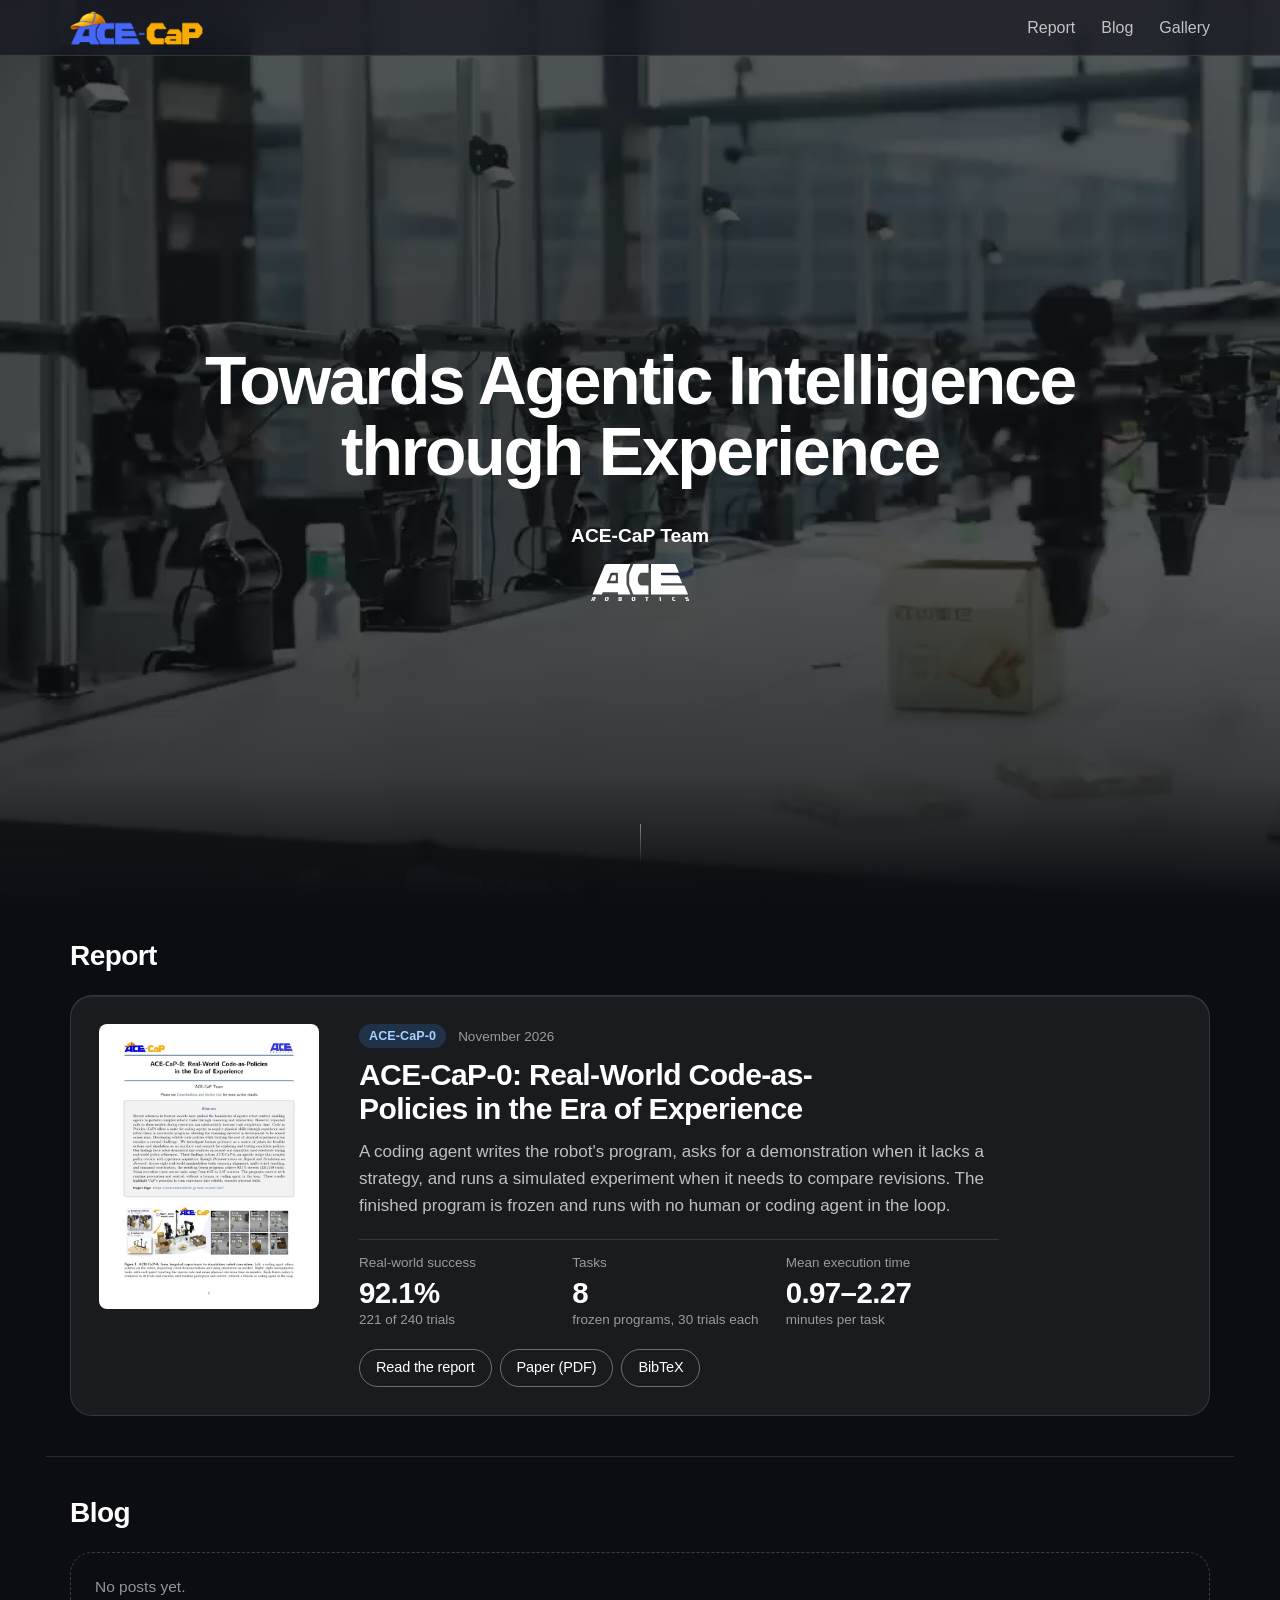
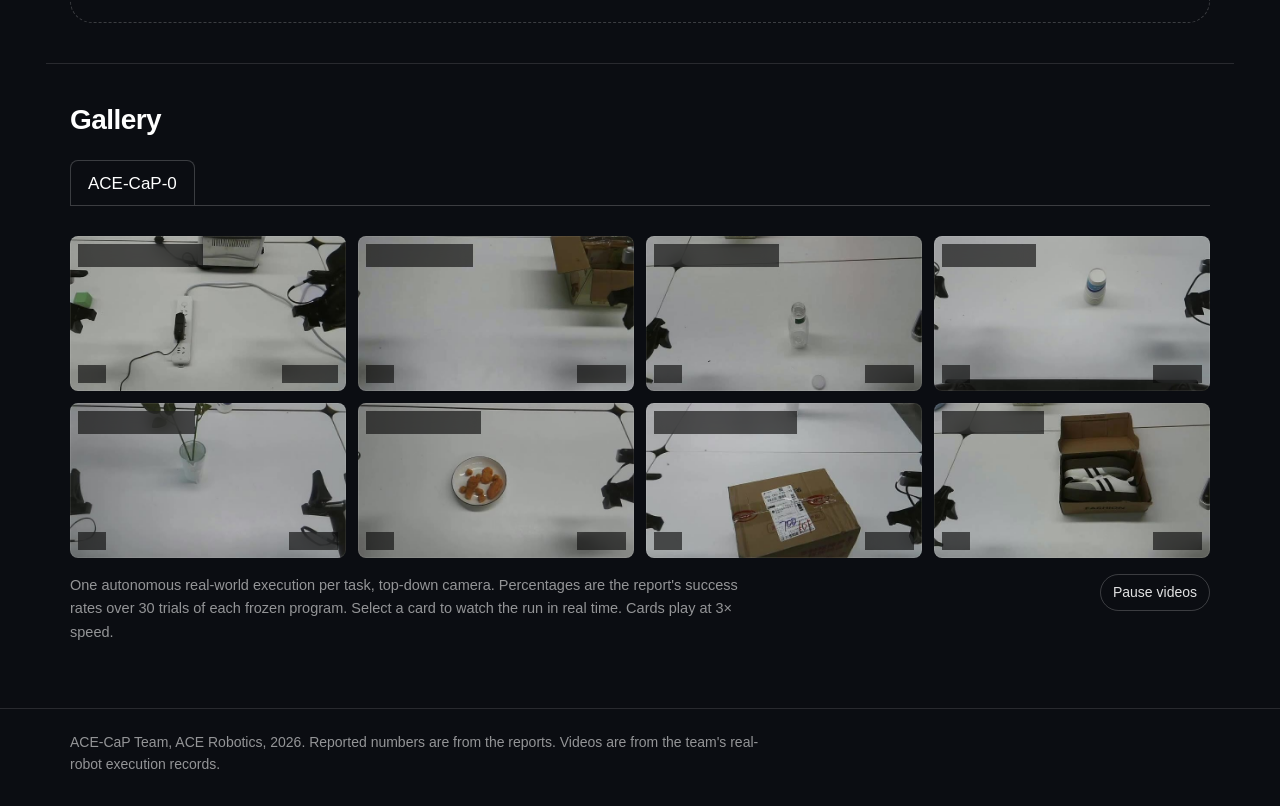
<file: index.html>
<!doctype html>
<html lang="en">
<head>
<meta charset="utf-8">
<meta name="viewport" content="width=device-width, initial-scale=1">
<meta name="theme-color" content="#0b0d12">
<title>ACE-CaP: Towards Agentic Intelligence through Experience</title>
<meta name="description" content="ACE-CaP, from ACE Robotics: coding agents that acquire physical skills through experience and keep them as executable programs. Reports, blog and real-robot galleries.">
<meta property="og:title" content="ACE-CaP: Towards Agentic Intelligence through Experience">
<meta property="og:description" content="Reports, blog and real-robot galleries from the ACE-CaP Team, ACE Robotics.">
<meta property="og:image" content="static/posters/hero.jpg">
<link rel="icon" type="image/png" href="static/img/favicon.png">
<link rel="stylesheet" href="static/css/site.css">
<script>document.documentElement.classList.add("js");</script>
</head>
<body>

<a class="skip" href="#report">Skip to content</a>

<header class="nav">
  <div class="wrap nav-in">
    <a class="brand" href="#top" aria-label="ACE-CaP, home"><img src="static/img/logo-dark.png" alt="ACE-CaP" width="688" height="176"></a>
    <nav class="nav-links" aria-label="Sections">
      <a href="#report">Report</a>
      <a href="#blog">Blog</a>
      <a href="#gallery">Gallery</a>
    </nav>
  </div>
</header>

<header class="hero" id="top">
  <video class="hero-media" id="hero-video" poster="static/posters/hero.jpg" muted loop playsinline preload="auto" aria-hidden="true" tabindex="-1"></video>
  <span class="hero-sheet" aria-hidden="true"></span>
  <div class="hero-text">
    <h1 class="hero-title" data-hero="1">Towards Agentic Intelligence<br> through Experience</h1>
    <p class="hero-authors" data-hero="2">ACE-CaP Team</p>
    <p class="hero-affil" data-hero="3"><img src="static/img/ace-robotics.svg" alt="ACE Robotics" width="98" height="37"></p>
  </div>
  <span class="hero-cue" aria-hidden="true"></span>
</header>

<main class="page">

  <section class="section" id="report">
    <div class="wrap">
      <h2 class="section-title">Report</h2>
      <div class="reports" id="reports"></div>
    </div>
  </section>

  <section class="section" id="blog">
    <div class="wrap">
      <h2 class="section-title">Blog</h2>
      <div id="posts"></div>
    </div>
  </section>

  <section class="section" id="gallery">
    <div class="wrap">
      <h2 class="section-title">Gallery</h2>
      <div class="tabs" id="gallery-tabs" role="tablist" aria-label="Galleries by report"></div>
      <div class="cards" id="gallery-cards" role="tabpanel"></div>
      <div class="gallery-foot">
        <p id="gallery-note"></p>
        <button class="quiet-btn" id="gallery-toggle" type="button" aria-pressed="false">Pause videos</button>
      </div>
    </div>
  </section>

</main>

<footer class="foot">
  <div class="wrap">
    <p>ACE-CaP Team, ACE Robotics, 2026. Reported numbers are from the reports. Videos are from the team's real-robot execution records.</p>
  </div>
</footer>

<dialog class="lb" id="lightbox" aria-labelledby="lb-title">
  <div class="lb-head">
    <div>
      <h3 id="lb-title"></h3>
      <p id="lb-desc"></p>
    </div>
    <button class="lb-close" id="lb-close" type="button" aria-label="Close">&times;</button>
  </div>
  <div class="lb-video" id="lb-video"></div>
  <div class="lb-foot">
    <dl class="lb-stats" id="lb-stats"></dl>
    <a class="pill pill-quiet" id="lb-link" href="#">Read the report</a>
    <p class="lb-note" id="lb-note"></p>
  </div>
</dialog>

<script src="static/js/data.js"></script>
<script src="static/js/site-data.js"></script>
<script src="static/js/site.js"></script>
</body>
</html>
</file>
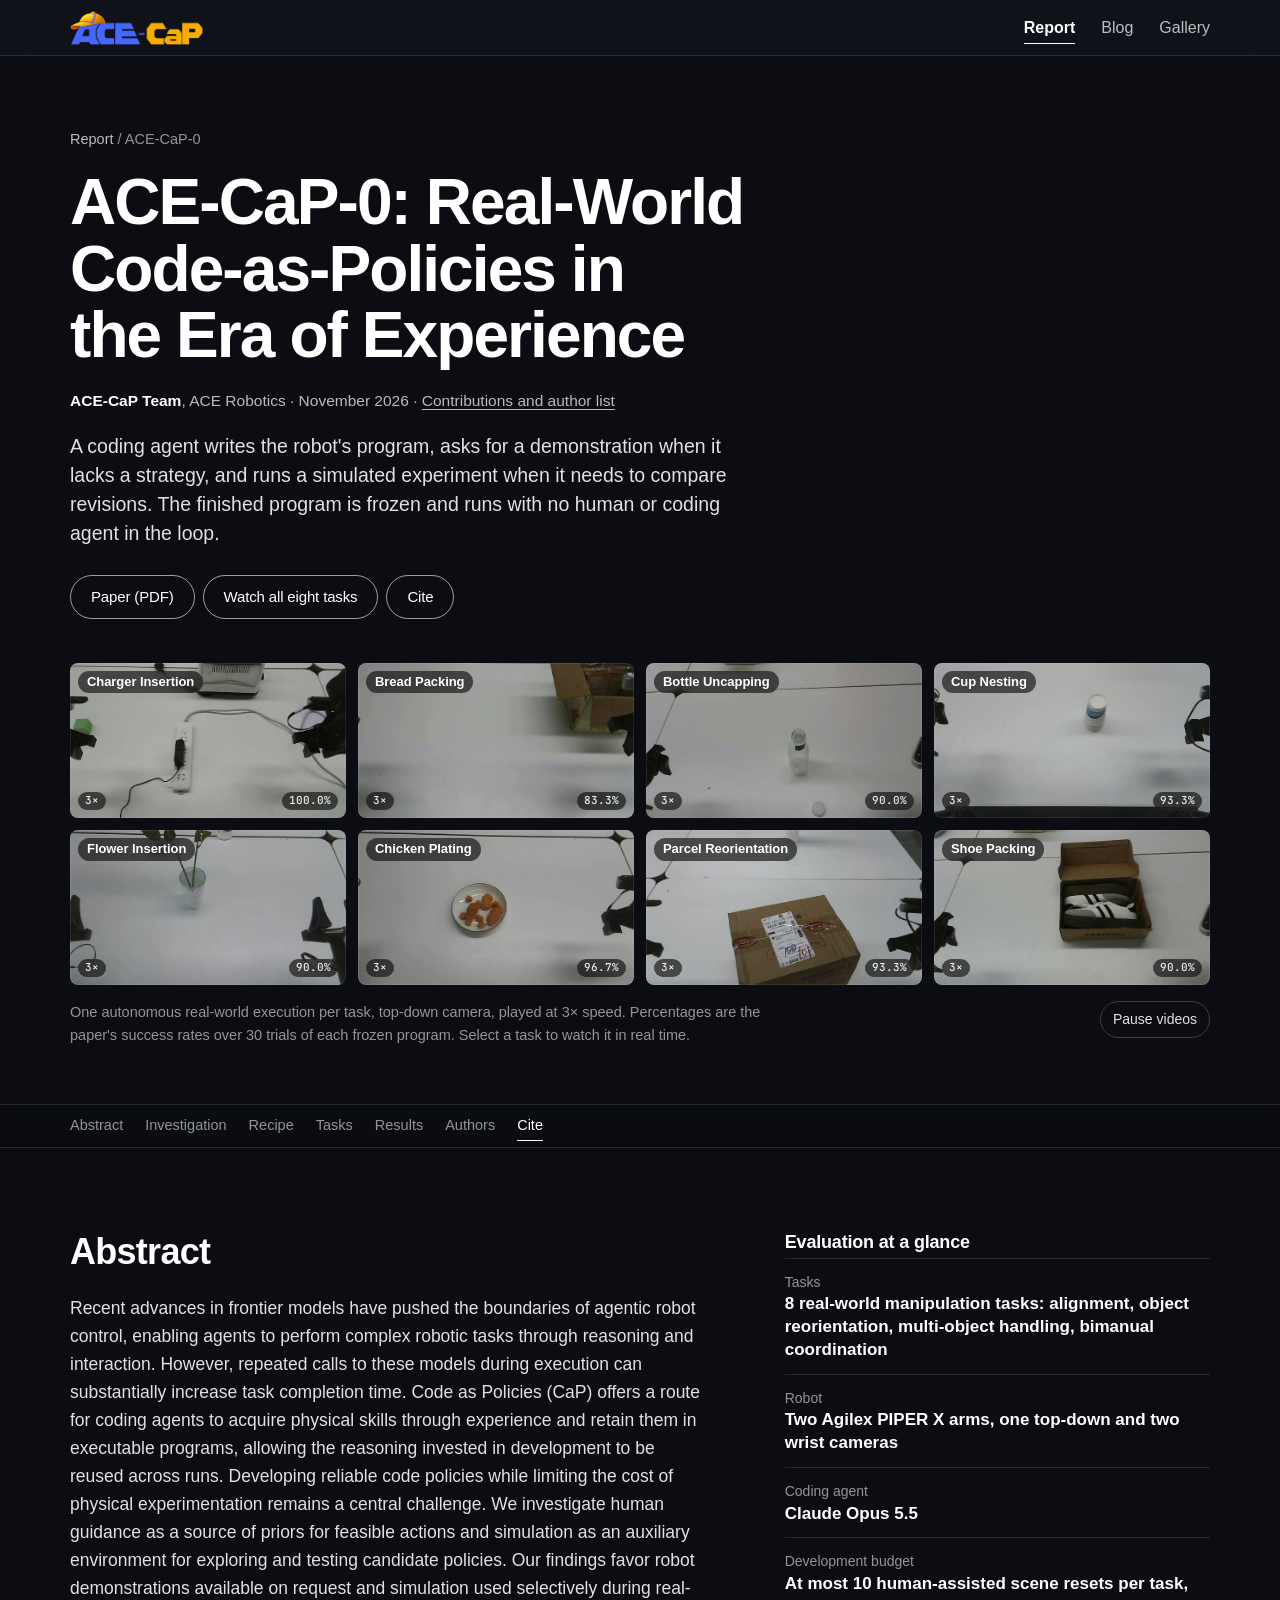
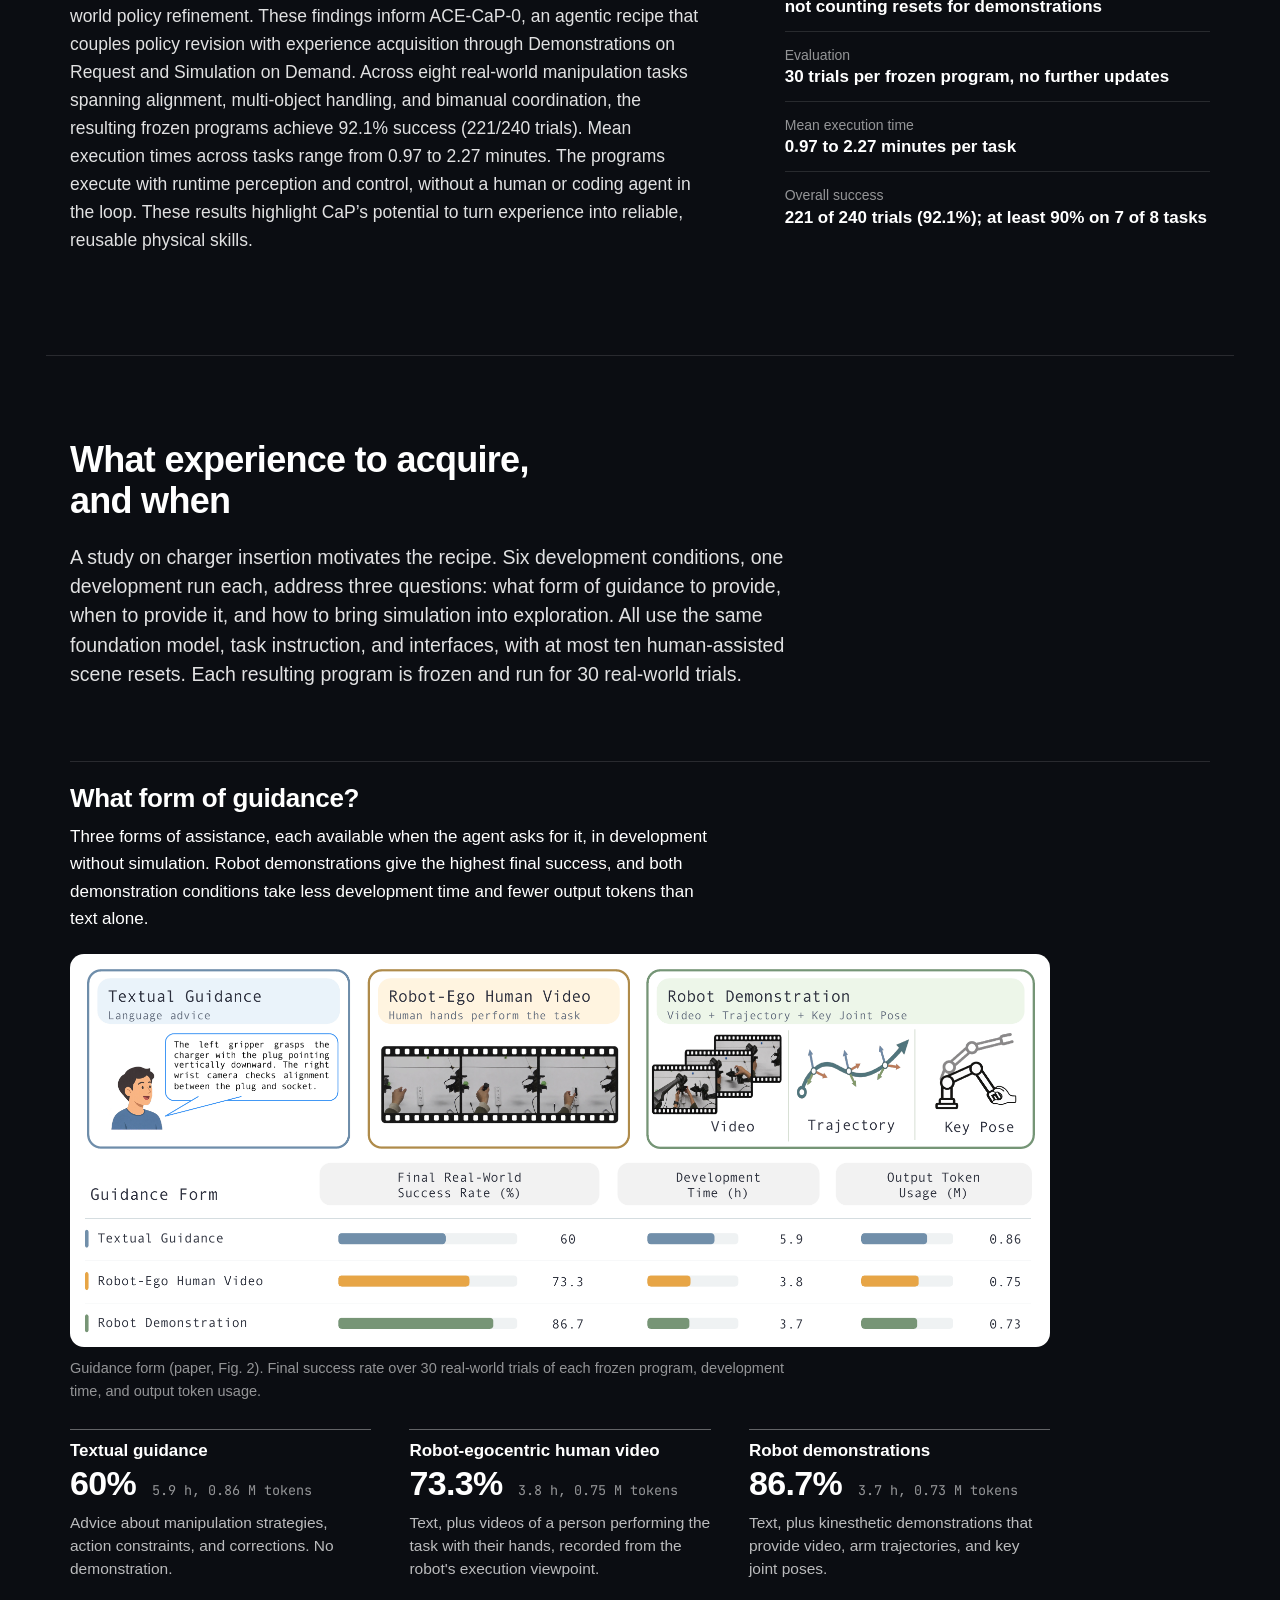
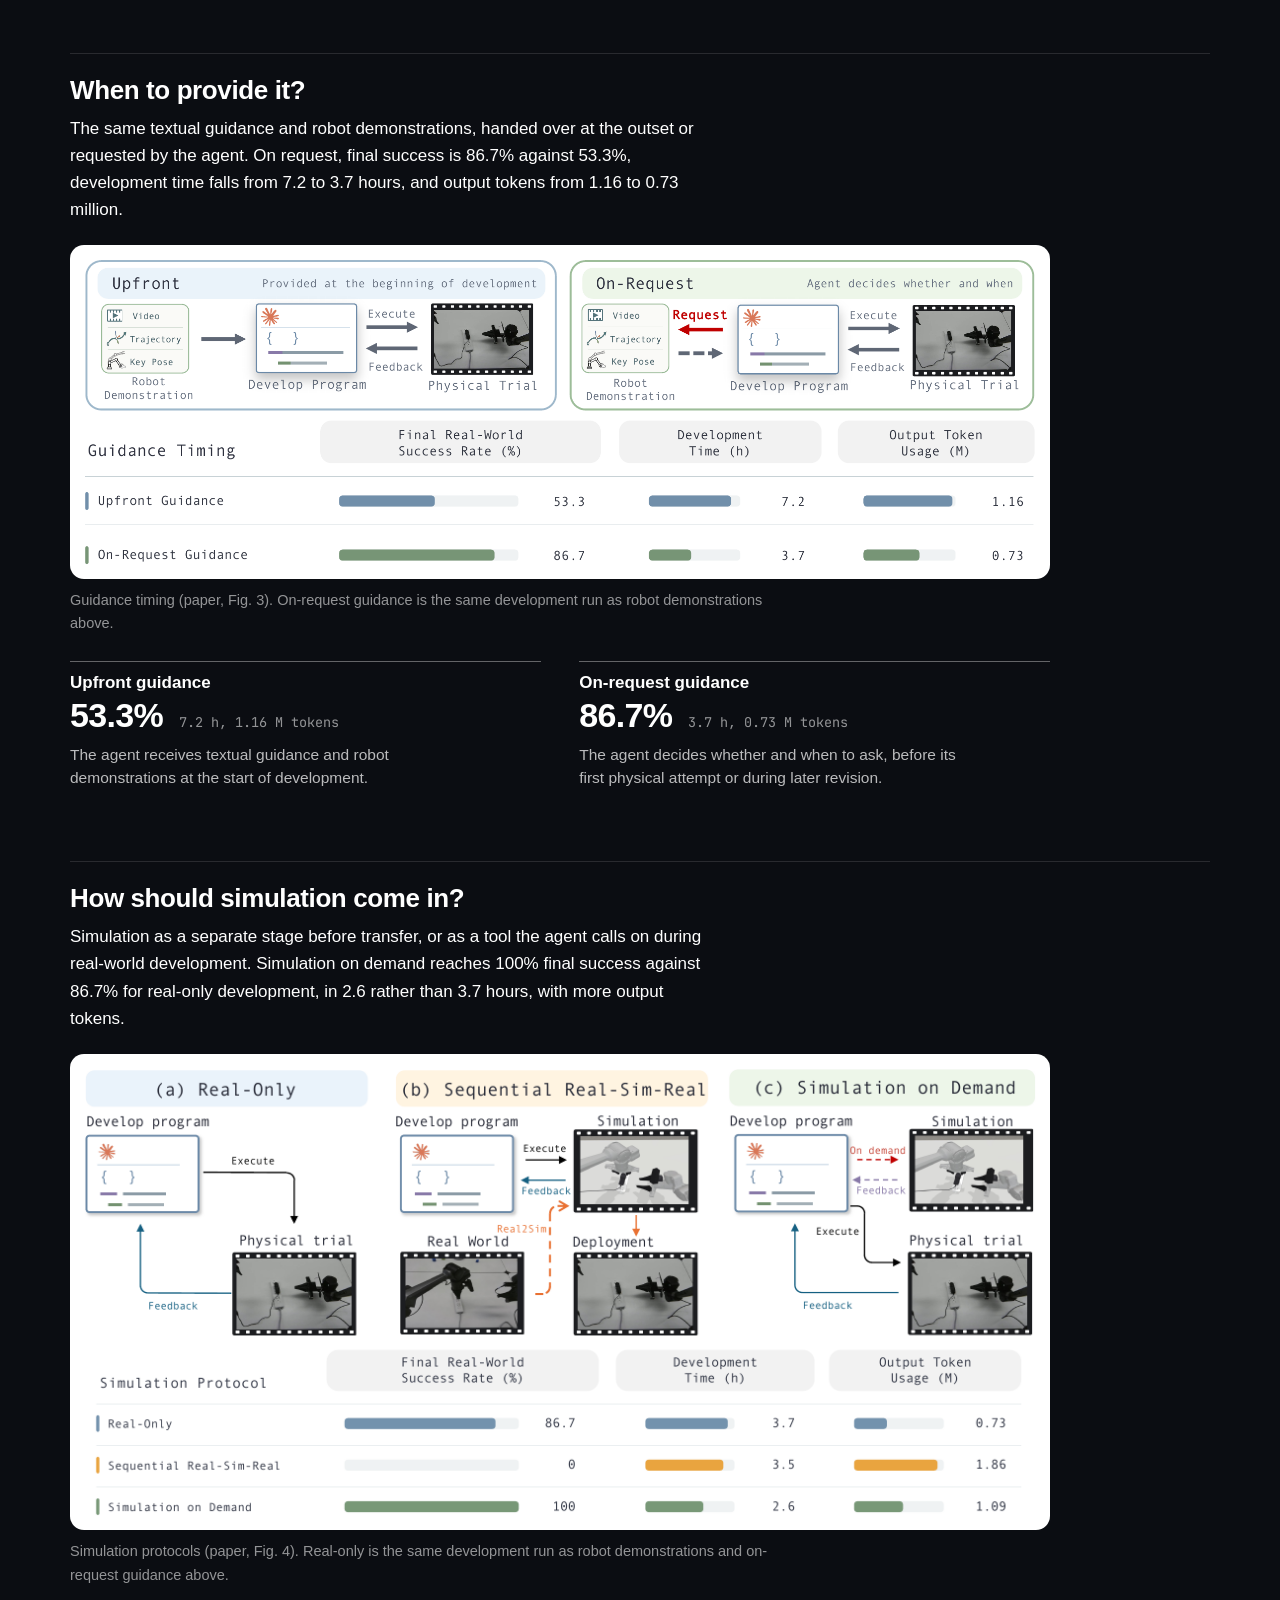
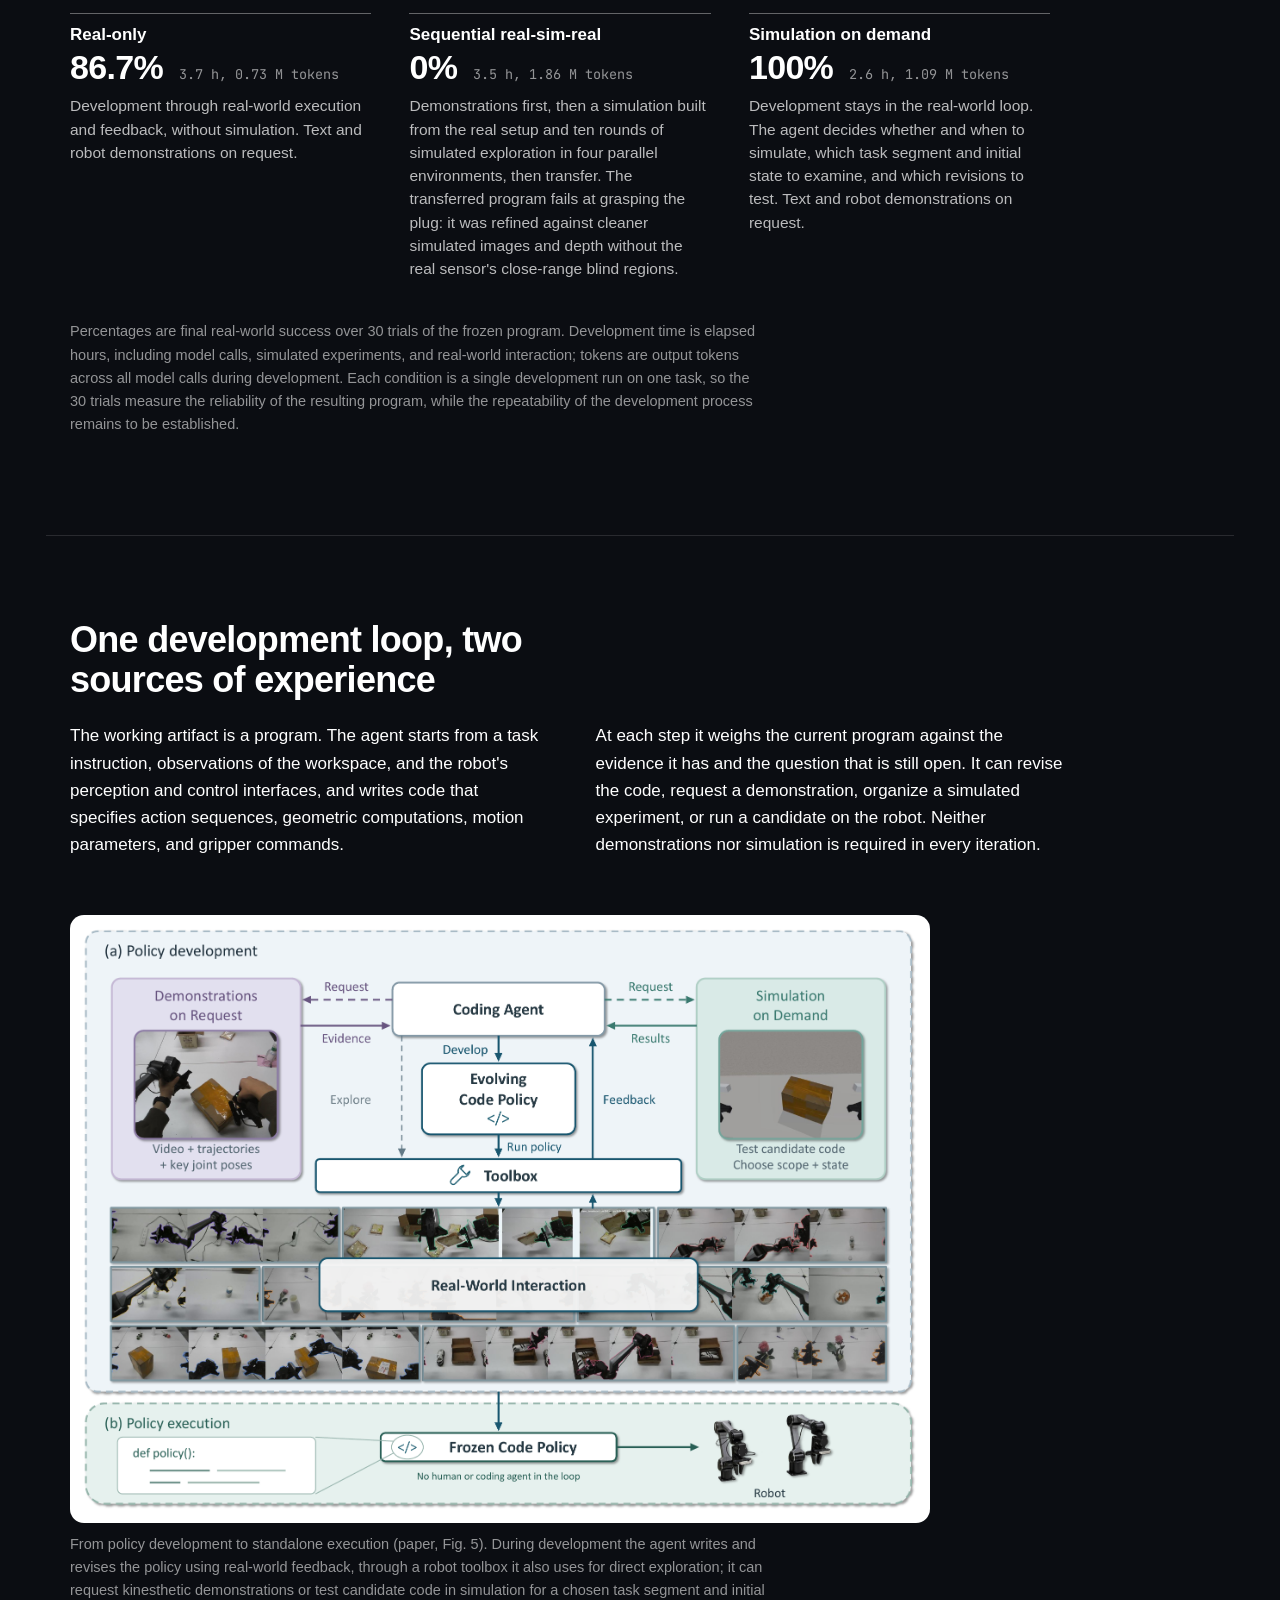
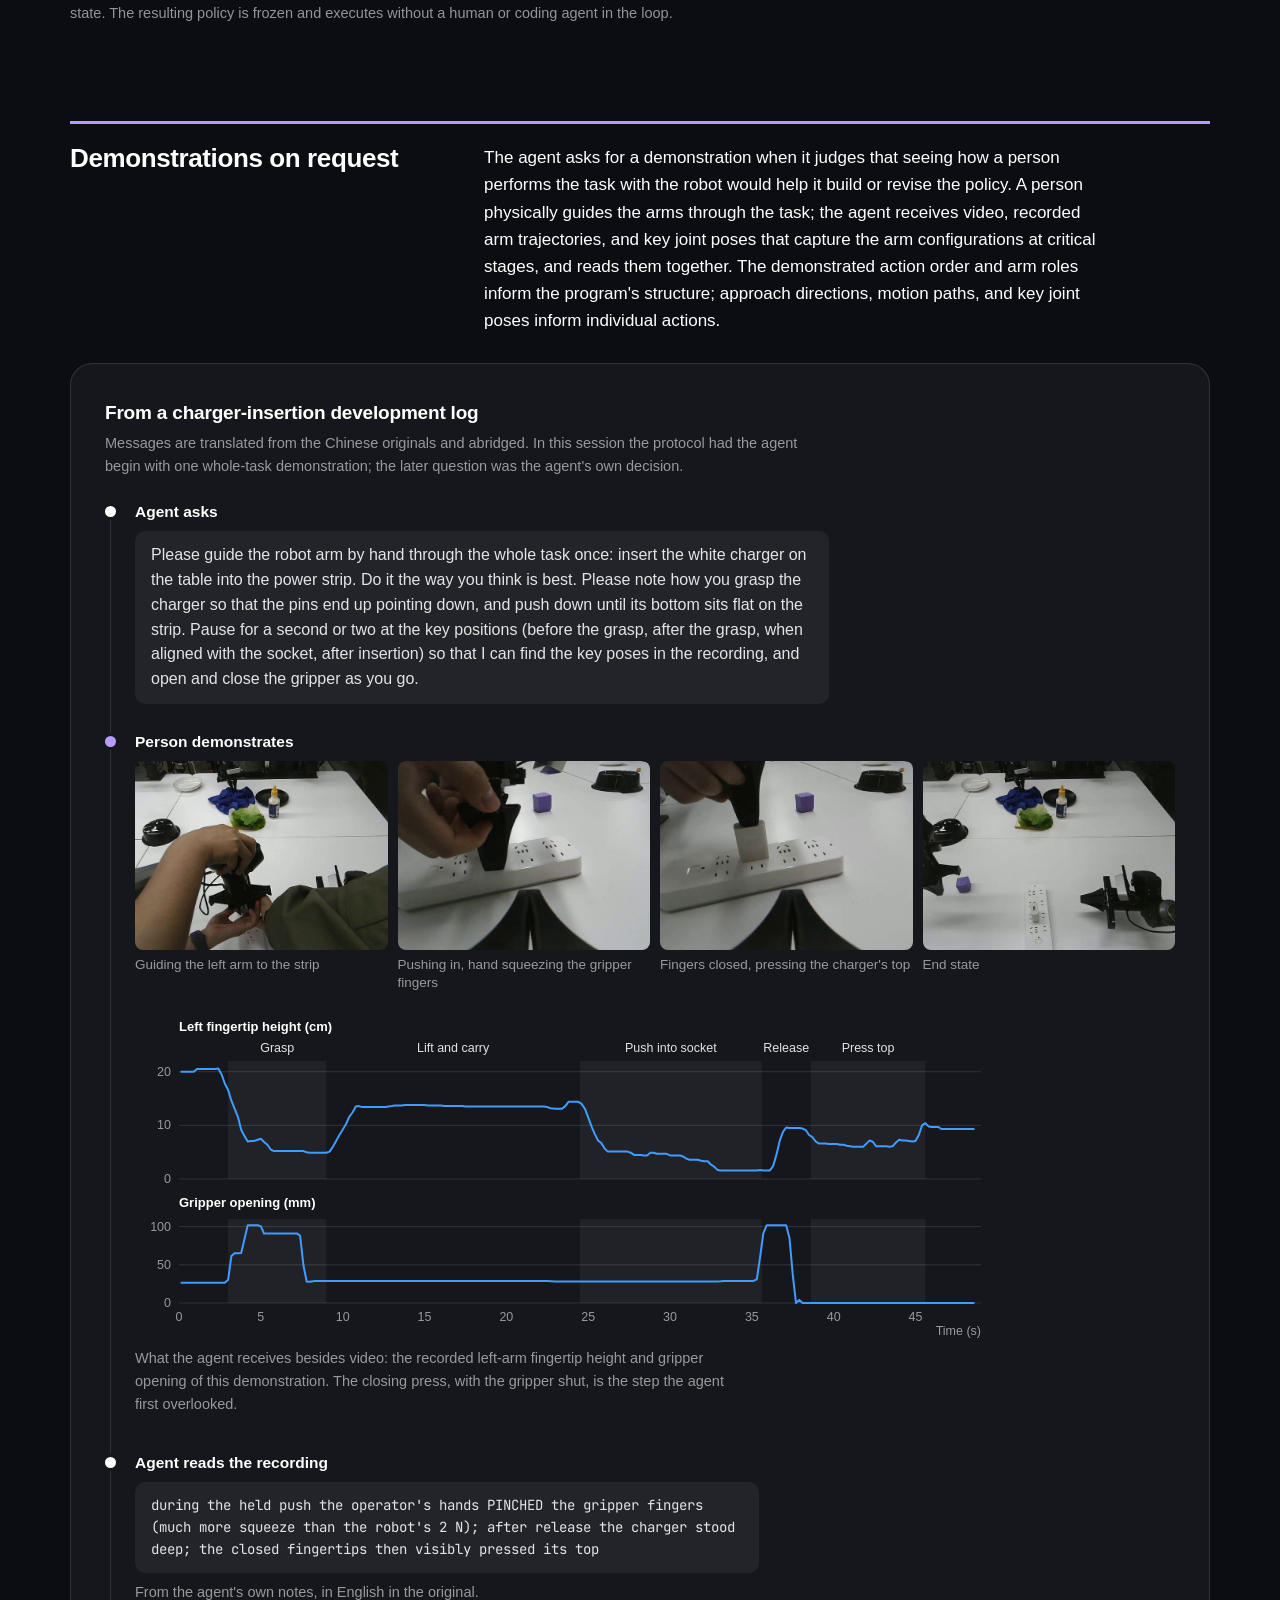
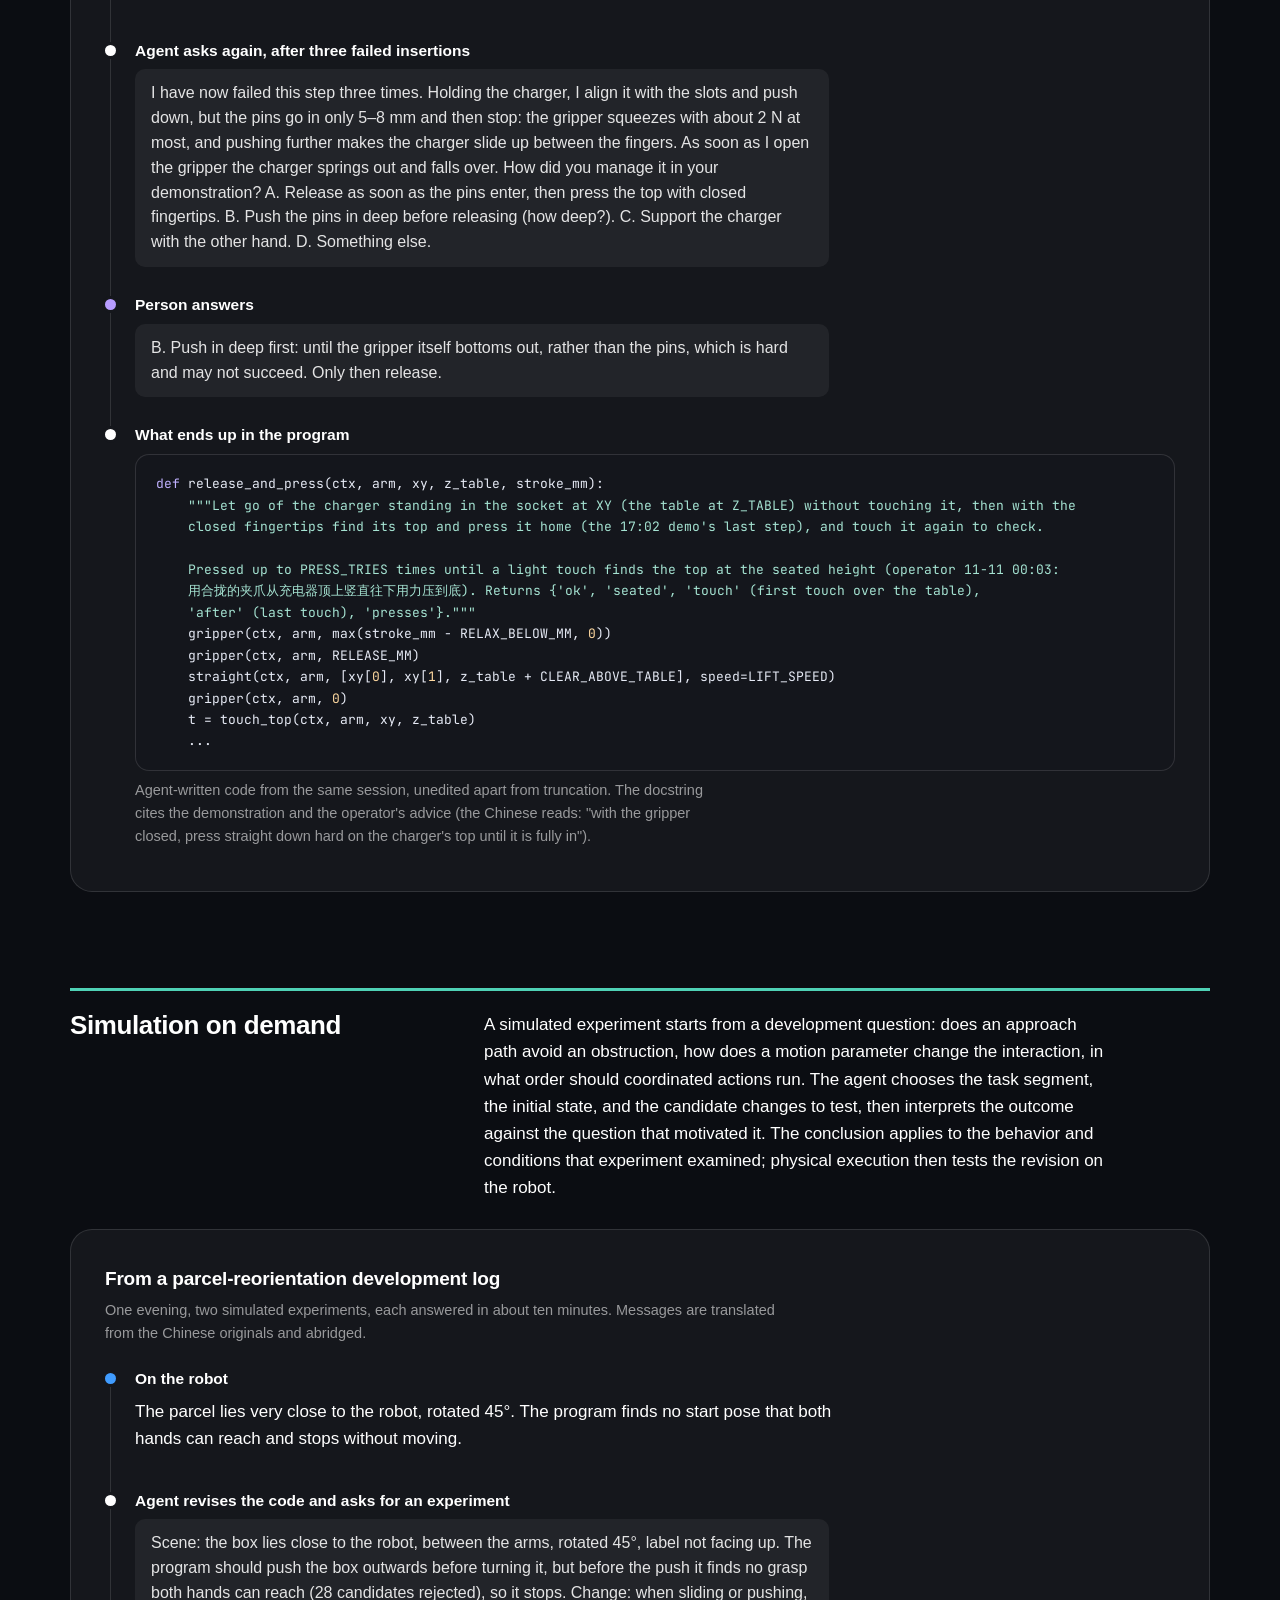
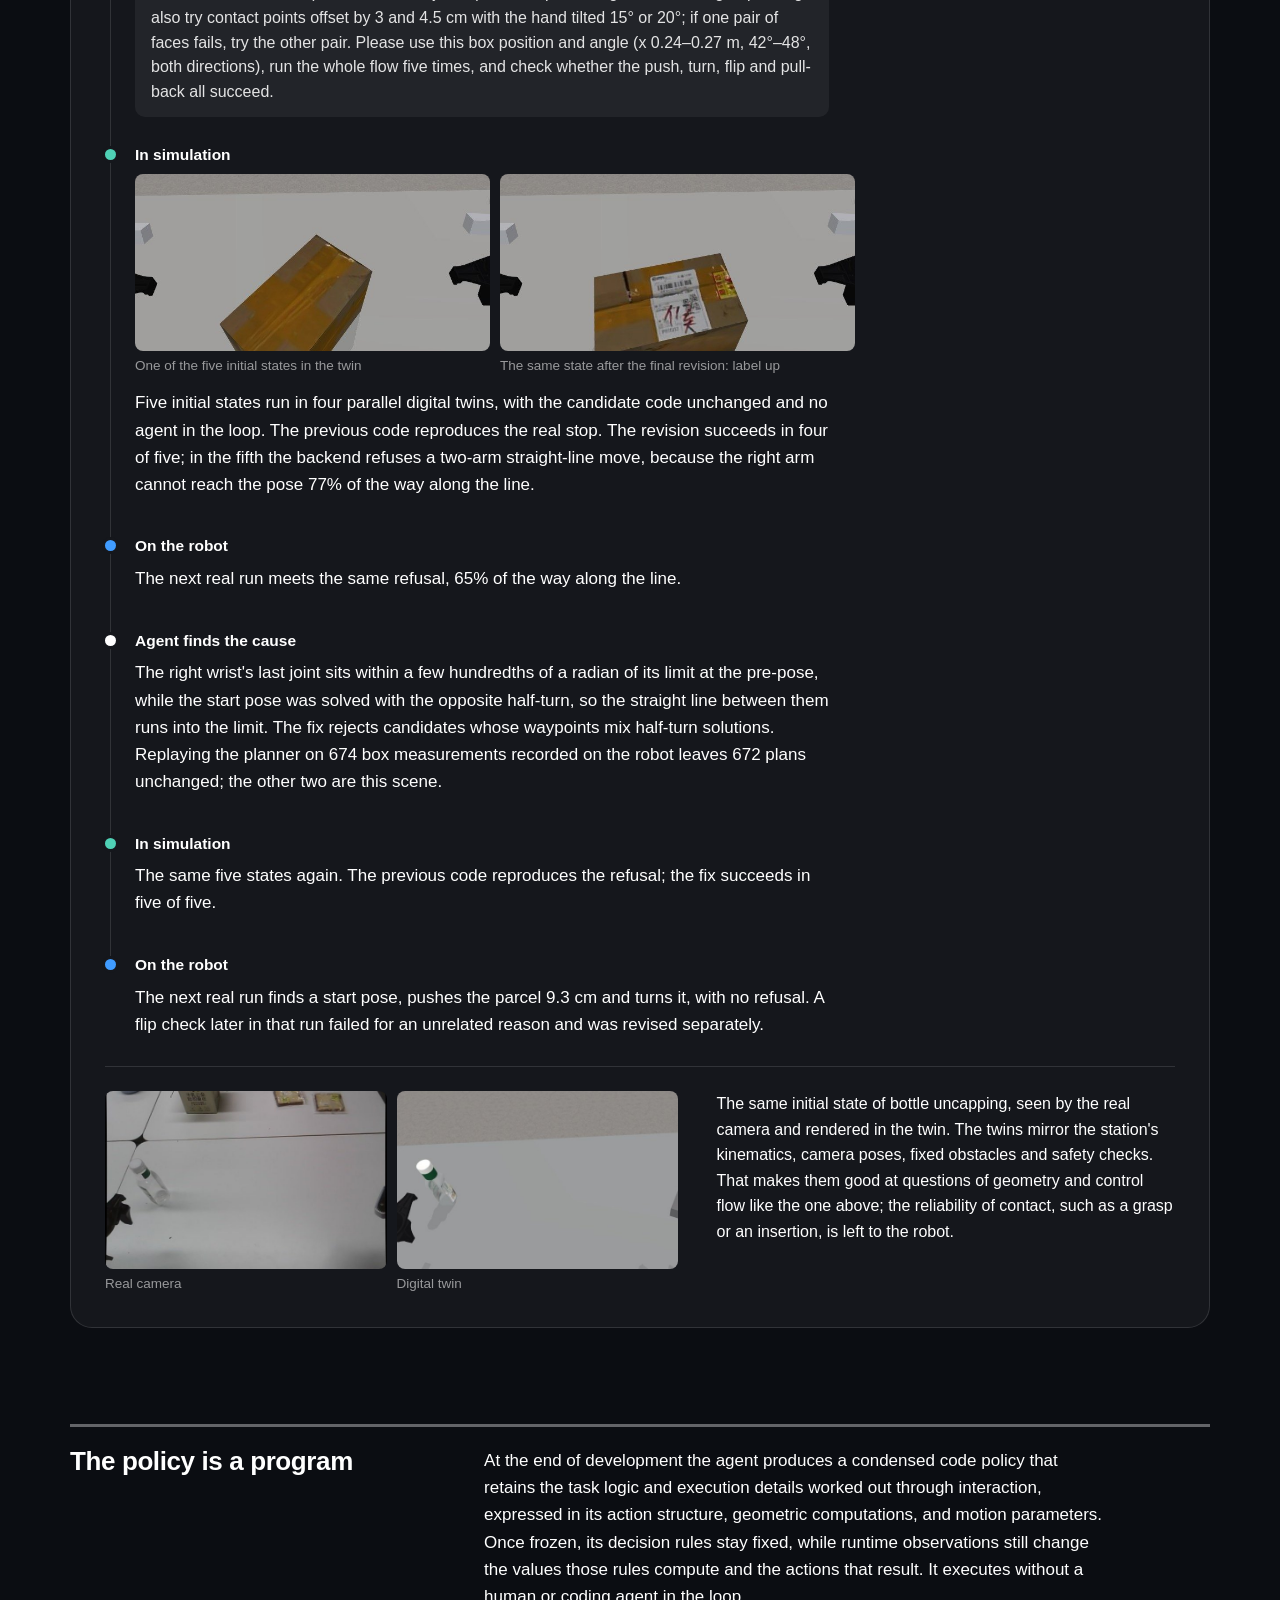
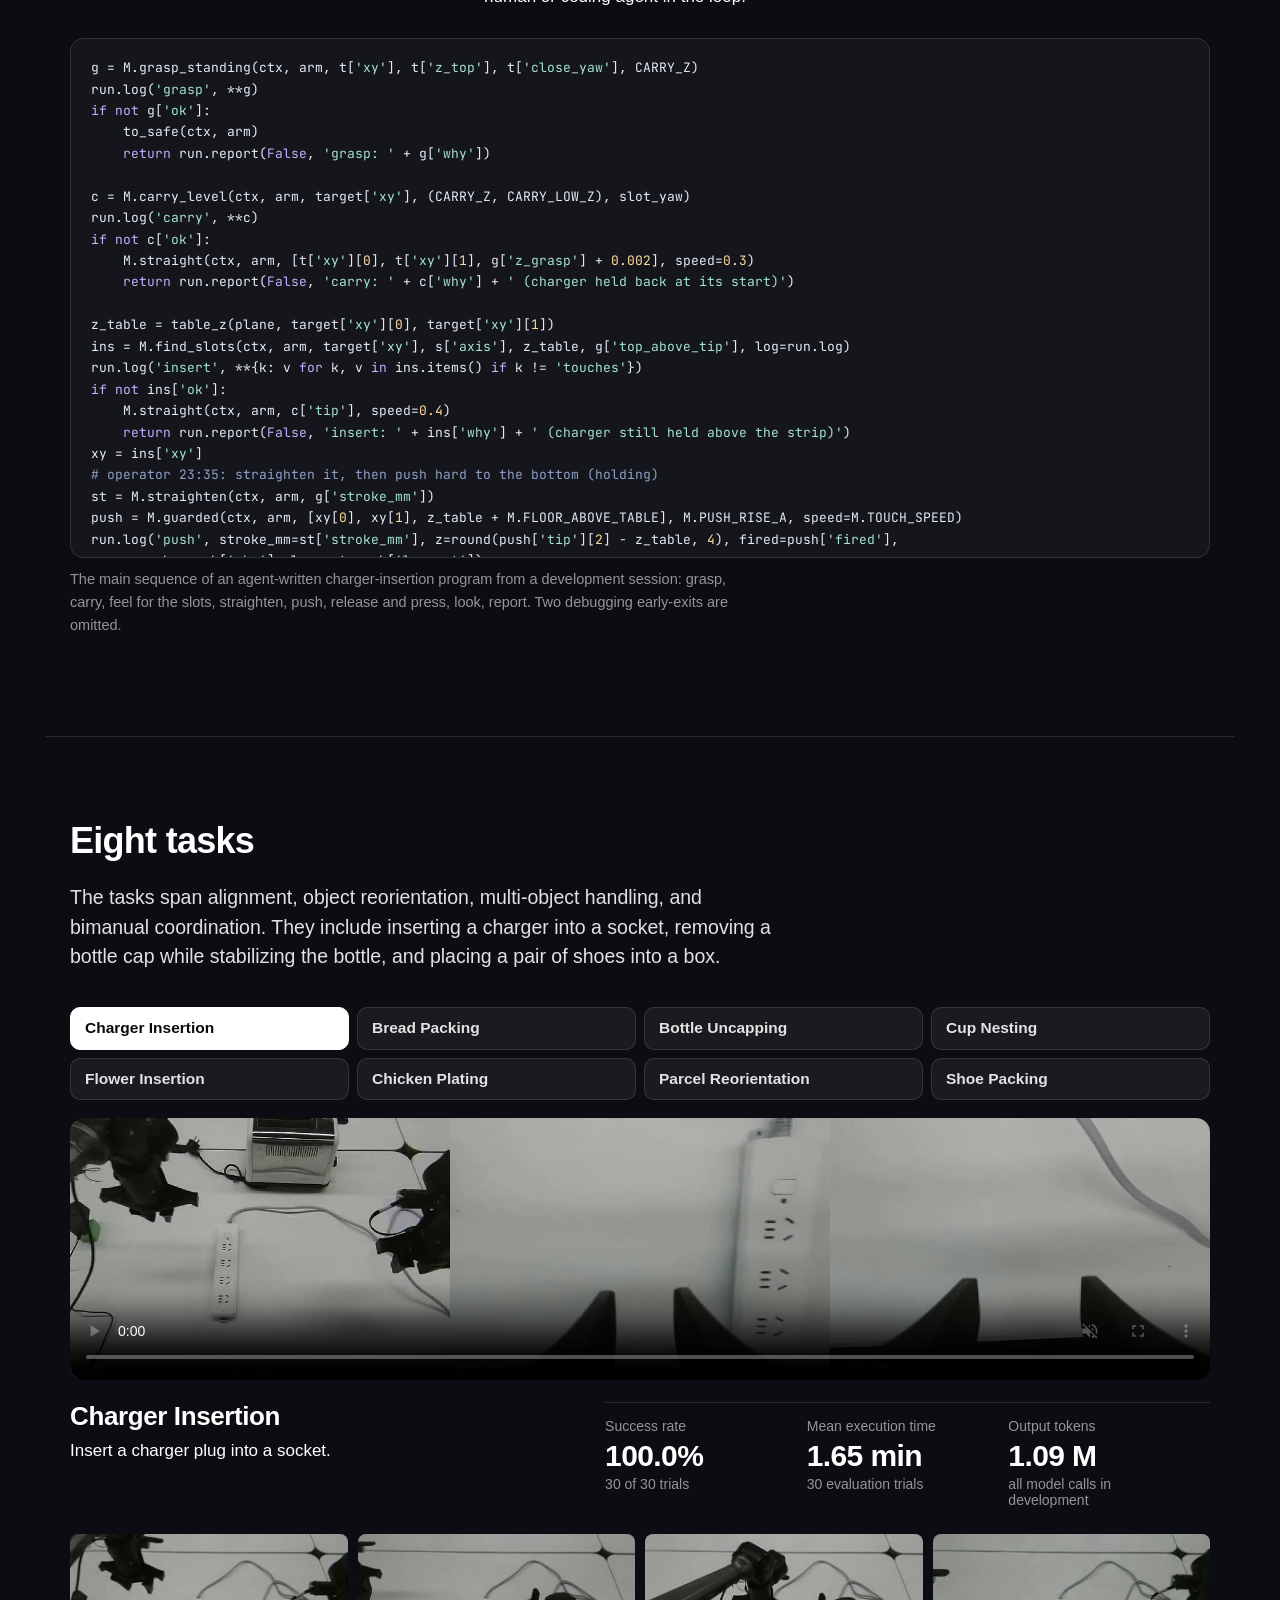
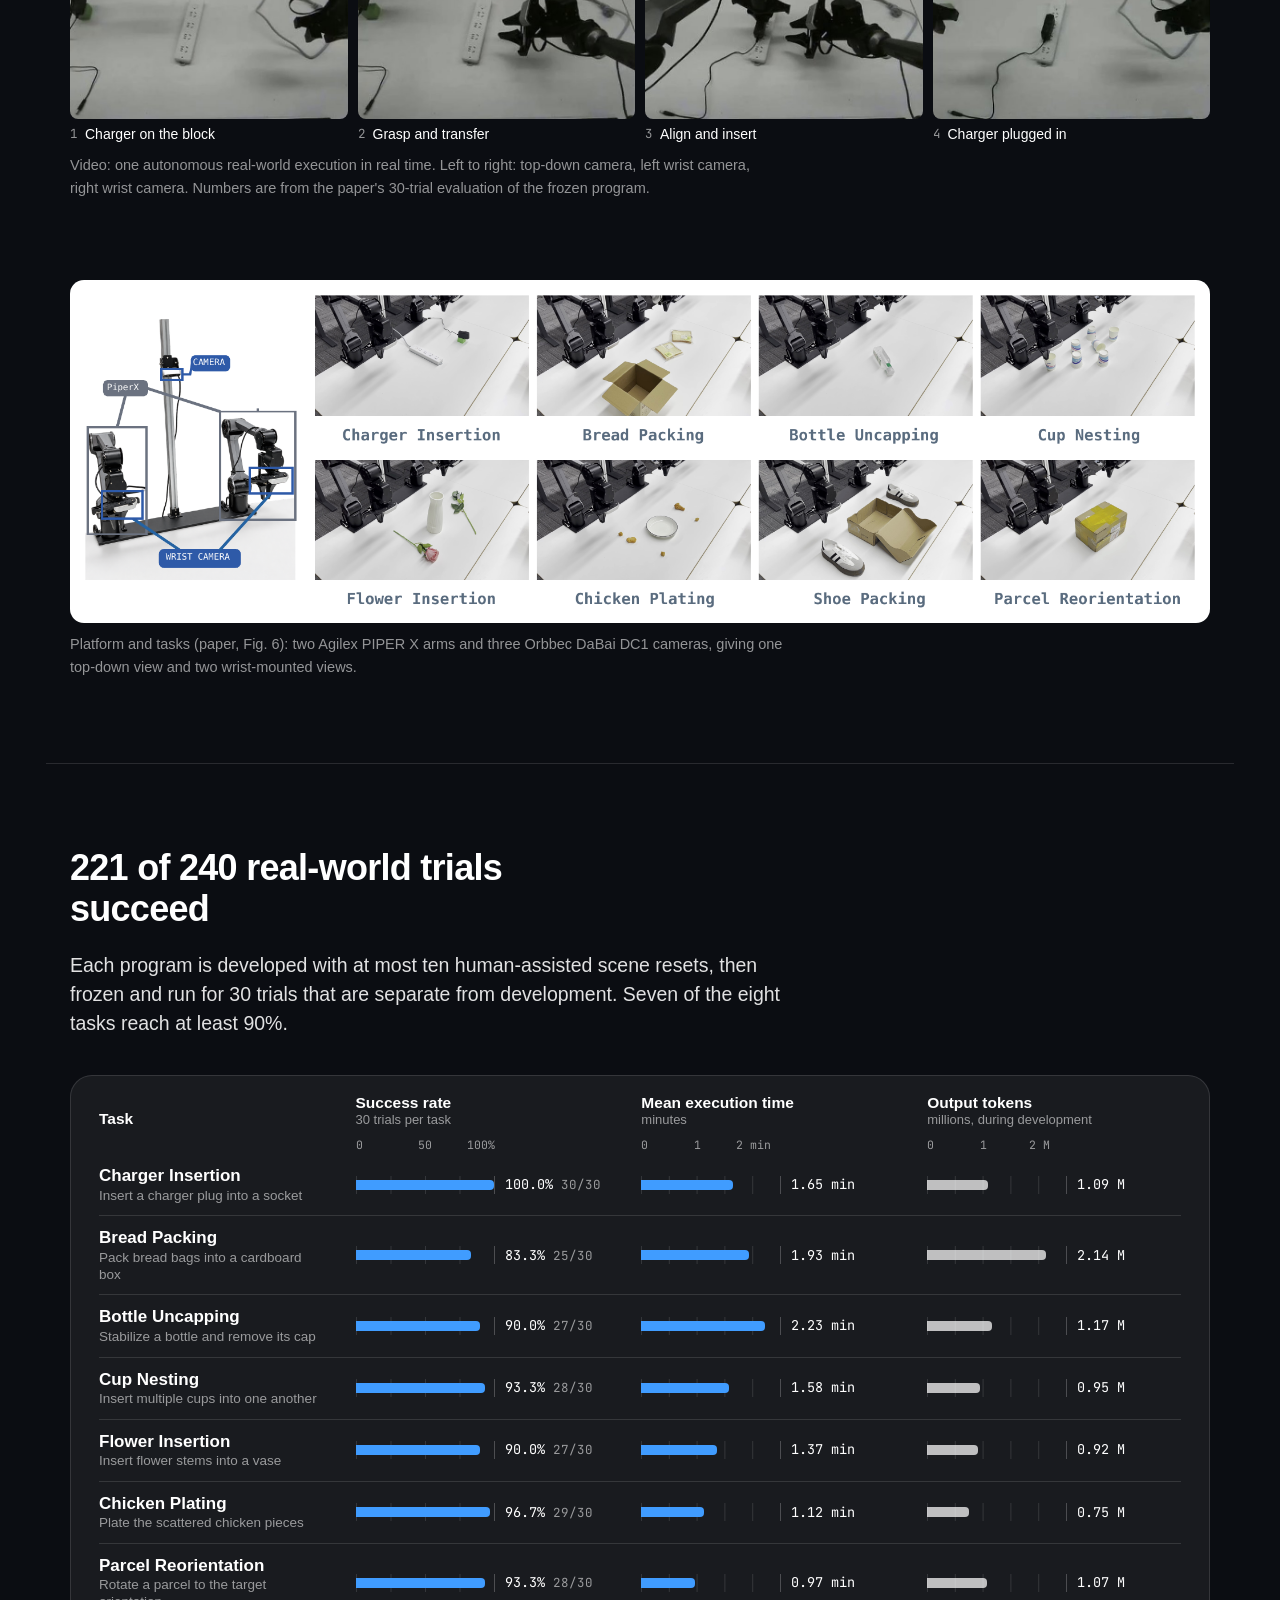
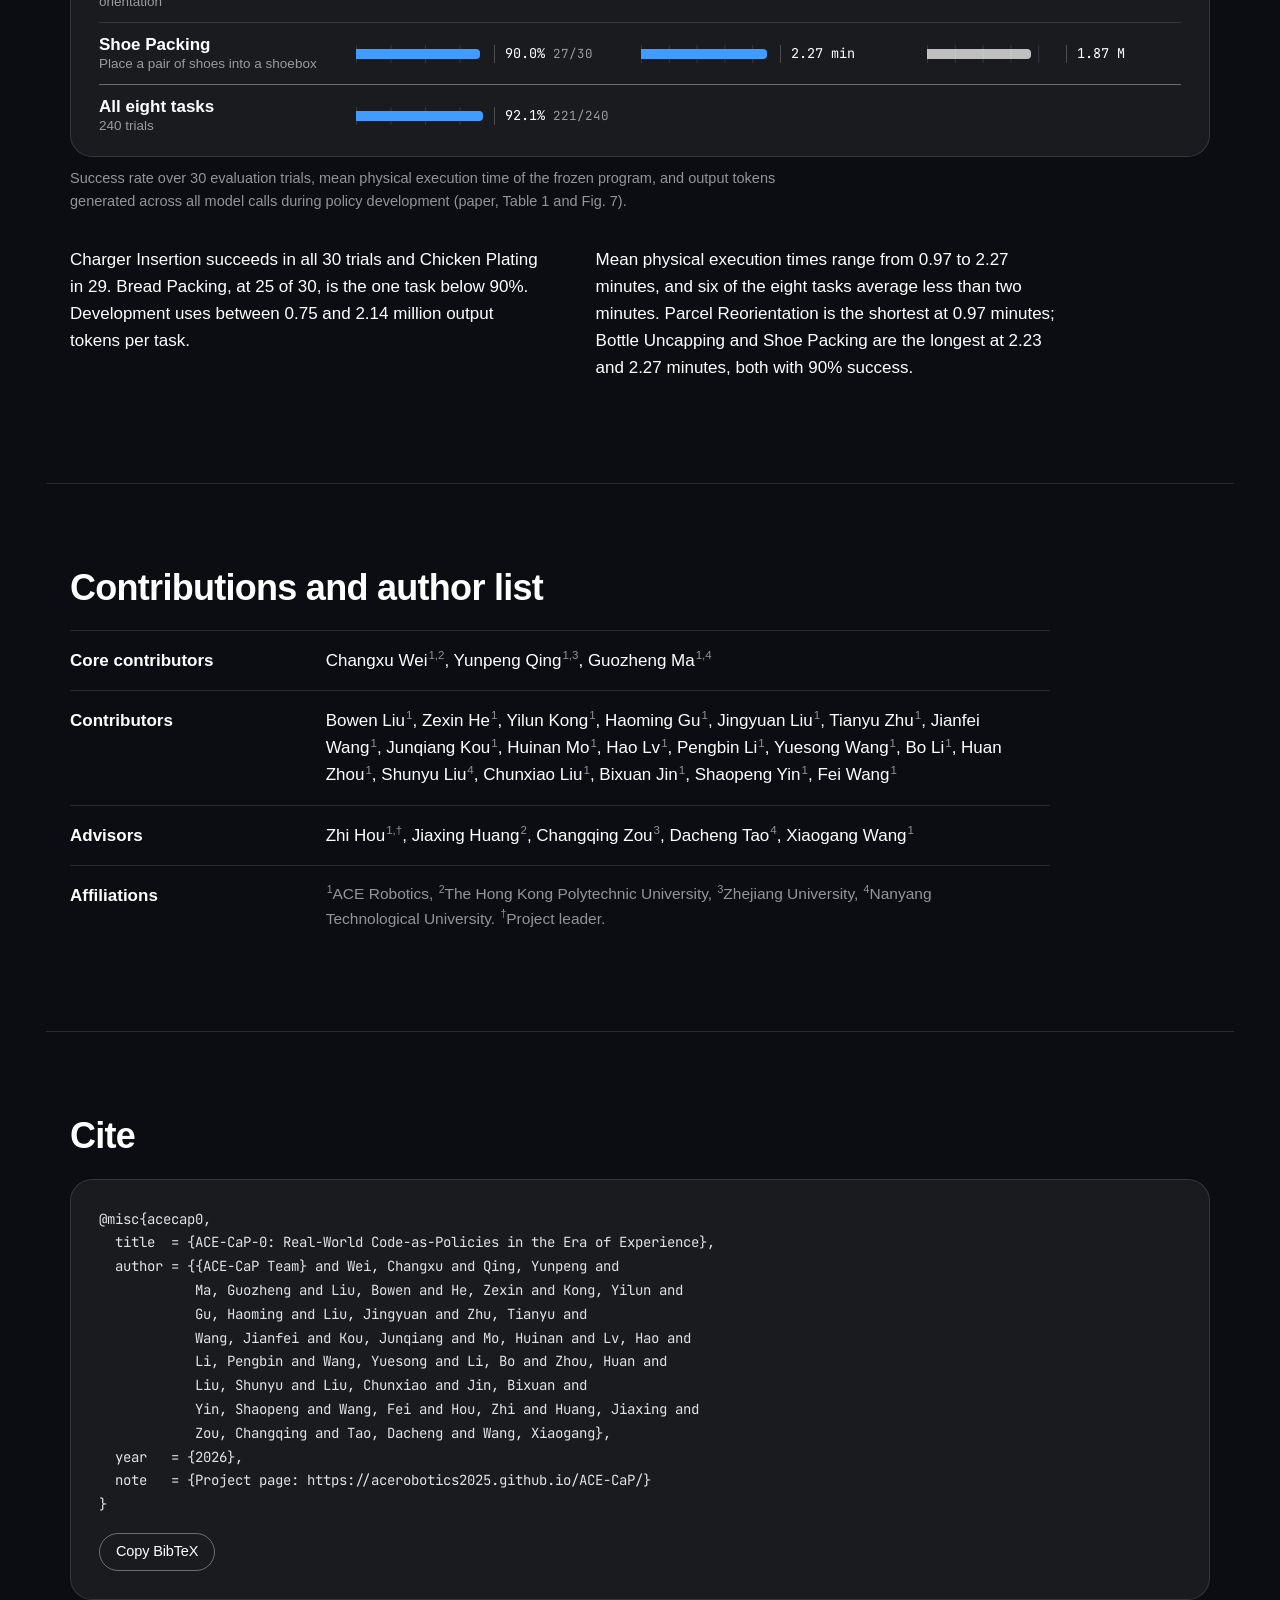
<file: reports/ace-cap-0/index.html>
<!doctype html>
<html lang="en" data-root="../../">
<head>
<meta charset="utf-8">
<meta name="viewport" content="width=device-width, initial-scale=1">
<meta name="theme-color" content="#0b0d12">
<title>ACE-CaP-0: Real-World Code-as-Policies in the Era of Experience</title>
<meta name="description" content="ACE-CaP-0 is a recipe for developing real-world code policies: a coding agent requests robot demonstrations and runs simulated experiments while it writes, tests and revises a robot program. Eight frozen programs reach 92.1% success over 240 real-world trials.">
<meta property="og:title" content="ACE-CaP-0: Real-World Code-as-Policies in the Era of Experience">
<meta property="og:description" content="Demonstrations on request, simulation on demand. Eight frozen programs, 240 real-world trials, 92.1% success.">
<meta property="og:image" content="../../static/posters/charger.jpg">
<link rel="icon" type="image/png" href="../../static/img/favicon.png">
<link rel="stylesheet" href="../../static/css/site.css">
<link rel="stylesheet" href="../../static/css/report.css">
</head>
<body>

<a class="skip" href="#abstract">Skip to content</a>

<header class="nav">
  <div class="wrap nav-in">
    <a class="brand" href="../../" aria-label="ACE-CaP, home"><img src="../../static/img/logo-dark.png" alt="ACE-CaP" width="688" height="176"></a>
    <nav class="nav-links" aria-label="Site">
      <a class="on" href="../../#report" aria-current="true">Report</a>
      <a href="../../#blog">Blog</a>
      <a href="../../#gallery">Gallery</a>
    </nav>
  </div>
</header>

<main id="top">

<header class="rhead">
  <div class="wrap">
    <p class="crumbs"><a href="../../#report">Report</a> / ACE-CaP-0</p>
    <h1 class="rhead-title">ACE-CaP-0: Real-World Code-as-Policies in the Era of Experience</h1>
    <p class="rhead-by"><b>ACE-CaP Team</b>, ACE Robotics · November 2026 · <a href="#authors">Contributions and author list</a></p>
    <p class="rhead-lede">A coding agent writes the robot's program, asks for a demonstration when it lacks a strategy, and runs a simulated experiment when it needs to compare revisions. The finished program is frozen and runs with no human or coding agent in the loop.</p>
    <div class="actions">
      <a class="pill" href="../../static/ACE-CaP-0.pdf">Paper (PDF)</a>
      <a class="pill" href="#tasks">Watch all eight tasks</a>
      <a class="pill" href="#cite">Cite</a>
    </div>
  </div>
</header>

<section class="wall" aria-label="Eight tasks on the real robot">
  <div class="wrap">
    <div class="cards" id="wall"></div>
    <div class="gallery-foot">
      <p>One autonomous real-world execution per task, top-down camera, played at <span id="wall-speed">3×</span> speed. Percentages are the paper's success rates over 30 trials of each frozen program. Select a task to watch it in real time.</p>
      <button class="quiet-btn" id="wall-toggle" type="button" aria-pressed="false">Pause videos</button>
    </div>
  </div>
</section>

<nav class="subnav" aria-label="Sections of this report">
  <div class="wrap">
    <a href="#abstract">Abstract</a>
    <a href="#investigation">Investigation</a>
    <a href="#recipe">Recipe</a>
    <a href="#tasks">Tasks</a>
    <a href="#results">Results</a>
    <a href="#authors">Authors</a>
    <a href="#cite">Cite</a>
  </div>
</nav>

<section class="sec" id="abstract">
  <div class="wrap two">
    <div>
      <h2>Abstract</h2>
      <p class="abstract">Recent advances in frontier models have pushed the boundaries of agentic robot control, enabling agents to perform complex robotic tasks through reasoning and interaction. However, repeated calls to these models during execution can substantially increase task completion time. Code as Policies (CaP) offers a route for coding agents to acquire physical skills through experience and retain them in executable programs, allowing the reasoning invested in development to be reused across runs. Developing reliable code policies while limiting the cost of physical experimentation remains a central challenge. We investigate human guidance as a source of priors for feasible actions and simulation as an auxiliary environment for exploring and testing candidate policies. Our findings favor robot demonstrations available on request and simulation used selectively during real-world policy refinement. These findings inform ACE-CaP-0, an agentic recipe that couples policy revision with experience acquisition through Demonstrations on Request and Simulation on Demand. Across eight real-world manipulation tasks spanning alignment, multi-object handling, and bimanual coordination, the resulting frozen programs achieve 92.1% success (221/240 trials). Mean execution times across tasks range from 0.97 to 2.27 minutes. The programs execute with runtime perception and control, without a human or coding agent in the loop. These results highlight CaP’s potential to turn experience into reliable, reusable physical skills.</p>
    </div>
    <aside class="facts" aria-label="Evaluation at a glance">
      <h3>Evaluation at a glance</h3>
      <dl>
        <div><dt>Tasks</dt><dd>8 real-world manipulation tasks: alignment, object reorientation, multi-object handling, bimanual coordination</dd></div>
        <div><dt>Robot</dt><dd>Two Agilex PIPER X arms, one top-down and two wrist cameras</dd></div>
        <div><dt>Coding agent</dt><dd>Claude Opus 5.5</dd></div>
        <div><dt>Development budget</dt><dd>At most 10 human-assisted scene resets per task, not counting resets for demonstrations</dd></div>
        <div><dt>Evaluation</dt><dd>30 trials per frozen program, no further updates</dd></div>
        <div><dt>Mean execution time</dt><dd>0.97 to 2.27 minutes per task</dd></div>
        <div><dt>Overall success</dt><dd>221 of 240 trials (92.1%); at least 90% on 7 of 8 tasks</dd></div>
      </dl>
    </aside>
  </div>
</section>

<section class="sec" id="investigation">
  <div class="wrap">
    <h2>What experience to acquire, and when</h2>
    <p class="lede">A study on charger insertion motivates the recipe. Six development conditions, one development run each, address three questions: what form of guidance to provide, when to provide it, and how to bring simulation into exploration. All use the same foundation model, task instruction, and interfaces, with at most ten human-assisted scene resets. Each resulting program is frozen and run for 30 real-world trials.</p>

    <article class="study">
      <h3>What form of guidance?</h3>
      <p>Three forms of assistance, each available when the agent asks for it, in development without simulation. Robot demonstrations give the highest final success, and both demonstration conditions take less development time and fewer output tokens than text alone.</p>
      <figure class="fig">
        <img src="../../static/img/fig2_guidance_form.png" alt="Guidance form for charger insertion. Textual guidance: 60% final real-world success, 5.9 hours of development, 0.86 million output tokens. Robot-egocentric human video: 73.3%, 3.8 hours, 0.75 million. Robot demonstration with video, trajectory and key joint pose: 86.7%, 3.7 hours, 0.73 million." loading="lazy" width="1903" height="734">
        <figcaption>Guidance form (paper, Fig. 2). Final success rate over 30 real-world trials of each frozen program, development time, and output token usage.</figcaption>
      </figure>
      <ul class="conds">
        <li><b>Textual guidance</b><p class="cond-num"><strong>60%</strong> 5.9 h, 0.86 M tokens</p><p>Advice about manipulation strategies, action constraints, and corrections. No demonstration.</p></li>
        <li><b>Robot-egocentric human video</b><p class="cond-num"><strong>73.3%</strong> 3.8 h, 0.75 M tokens</p><p>Text, plus videos of a person performing the task with their hands, recorded from the robot's execution viewpoint.</p></li>
        <li><b>Robot demonstrations</b><p class="cond-num"><strong>86.7%</strong> 3.7 h, 0.73 M tokens</p><p>Text, plus kinesthetic demonstrations that provide video, arm trajectories, and key joint poses.</p></li>
      </ul>
    </article>

    <article class="study">
      <h3>When to provide it?</h3>
      <p>The same textual guidance and robot demonstrations, handed over at the outset or requested by the agent. On request, final success is 86.7% against 53.3%, development time falls from 7.2 to 3.7 hours, and output tokens from 1.16 to 0.73 million.</p>
      <figure class="fig">
        <img src="../../static/img/fig3_guidance_timing.png" alt="Guidance timing for charger insertion. Upfront guidance: 53.3% final real-world success, 7.2 hours of development, 1.16 million output tokens. On-request guidance: 86.7%, 3.7 hours, 0.73 million." loading="lazy" width="1898" height="614">
        <figcaption>Guidance timing (paper, Fig. 3). On-request guidance is the same development run as robot demonstrations above.</figcaption>
      </figure>
      <ul class="conds" style="--n:2">
        <li><b>Upfront guidance</b><p class="cond-num"><strong>53.3%</strong> 7.2 h, 1.16 M tokens</p><p>The agent receives textual guidance and robot demonstrations at the start of development.</p></li>
        <li><b>On-request guidance</b><p class="cond-num"><strong>86.7%</strong> 3.7 h, 0.73 M tokens</p><p>The agent decides whether and when to ask, before its first physical attempt or during later revision.</p></li>
      </ul>
    </article>

    <article class="study">
      <h3>How should simulation come in?</h3>
      <p>Simulation as a separate stage before transfer, or as a tool the agent calls on during real-world development. Simulation on demand reaches 100% final success against 86.7% for real-only development, in 2.6 rather than 3.7 hours, with more output tokens.</p>
      <figure class="fig">
        <img src="../../static/img/fig4_simulation.png" alt="Simulation protocols for charger insertion. Real-only: 86.7% final real-world success, 3.7 hours of development, 0.73 million output tokens. Sequential real-sim-real: 0%, 3.5 hours, 1.86 million. Simulation on demand: 100%, 2.6 hours, 1.09 million." loading="lazy" width="1936" height="916">
        <figcaption>Simulation protocols (paper, Fig. 4). Real-only is the same development run as robot demonstrations and on-request guidance above.</figcaption>
      </figure>
      <ul class="conds">
        <li><b>Real-only</b><p class="cond-num"><strong>86.7%</strong> 3.7 h, 0.73 M tokens</p><p>Development through real-world execution and feedback, without simulation. Text and robot demonstrations on request.</p></li>
        <li><b>Sequential real-sim-real</b><p class="cond-num"><strong>0%</strong> 3.5 h, 1.86 M tokens</p><p>Demonstrations first, then a simulation built from the real setup and ten rounds of simulated exploration in four parallel environments, then transfer. The transferred program fails at grasping the plug: it was refined against cleaner simulated images and depth without the real sensor's close-range blind regions.</p></li>
        <li><b>Simulation on demand</b><p class="cond-num"><strong>100%</strong> 2.6 h, 1.09 M tokens</p><p>Development stays in the real-world loop. The agent decides whether and when to simulate, which task segment and initial state to examine, and which revisions to test. Text and robot demonstrations on request.</p></li>
      </ul>
    </article>

    <p class="aside study-note">Percentages are final real-world success over 30 trials of the frozen program. Development time is elapsed hours, including model calls, simulated experiments, and real-world interaction; tokens are output tokens across all model calls during development. Each condition is a single development run on one task, so the 30 trials measure the reliability of the resulting program, while the repeatability of the development process remains to be established.</p>
  </div>
</section>

<section class="sec" id="recipe">
  <div class="wrap">
    <h2>One development loop, two sources of experience</h2>
    <div class="cols">
      <p>The working artifact is a program. The agent starts from a task instruction, observations of the workspace, and the robot's perception and control interfaces, and writes code that specifies action sequences, geometric computations, motion parameters, and gripper commands.</p>
      <p>At each step it weighs the current program against the evidence it has and the question that is still open. It can revise the code, request a demonstration, organize a simulated experiment, or run a candidate on the robot. Neither demonstrations nor simulation is required in every iteration.</p>
    </div>
    <figure class="fig fig-wide">
      <img src="../../static/img/fig5_recipe.png" alt="Diagram of ACE-CaP-0. Policy development: the coding agent develops an evolving code policy through a shared robot toolbox and real-world interaction, requesting demonstrations and simulation as needed. Policy execution: the frozen code policy drives the robot with no human or coding agent in the loop." loading="lazy" width="1941" height="1354">
      <figcaption>From policy development to standalone execution (paper, Fig. 5). During development the agent writes and revises the policy using real-world feedback, through a robot toolbox it also uses for direct exploration; it can request kinesthetic demonstrations or test candidate code in simulation for a chosen task segment and initial state. The resulting policy is frozen and executes without a human or coding agent in the loop.</figcaption>
    </figure>

    <!-- Demonstrations on request -->
    <article class="strand strand-demo" id="demonstrations">
      <header class="strand-head">
        <h3>Demonstrations on request</h3>
        <p>The agent asks for a demonstration when it judges that seeing how a person performs the task with the robot would help it build or revise the policy. A person physically guides the arms through the task; the agent receives video, recorded arm trajectories, and key joint poses that capture the arm configurations at critical stages, and reads them together. The demonstrated action order and arm roles inform the program's structure; approach directions, motion paths, and key joint poses inform individual actions.</p>
      </header>

      <div class="log">
        <p class="log-title">From a charger-insertion development log</p>
        <p class="log-note">Messages are translated from the Chinese originals and abridged. In this session the protocol had the agent begin with one whole-task demonstration; the later question was the agent's own decision.</p>

        <ol class="thread">
          <li>
            <span class="who who-agent">Agent asks</span>
            <blockquote>Please guide the robot arm by hand through the whole task once: insert the white charger on the table into the power strip. Do it the way you think is best. Please note how you grasp the charger so that the pins end up pointing down, and push down until its bottom sits flat on the strip. Pause for a second or two at the key positions (before the grasp, after the grasp, when aligned with the socket, after insertion) so that I can find the key poses in the recording, and open and close the gripper as you go.</blockquote>
          </li>
          <li>
            <span class="who who-human">Person demonstrates</span>
            <div class="frames frames-4">
              <figure><img src="../../static/img/demo/teach_1.jpg" alt="Top-down camera: two hands guide the left gripper over a power strip." loading="lazy" width="640" height="480"><figcaption>Guiding the left arm to the strip</figcaption></figure>
              <figure><img src="../../static/img/demo/teach_2.jpg" alt="Wrist camera: fingers pinch the gripper's fingers while it holds the charger in the socket." loading="lazy" width="640" height="480"><figcaption>Pushing in, hand squeezing the gripper fingers</figcaption></figure>
              <figure><img src="../../static/img/demo/teach_3.jpg" alt="Wrist camera: closed gripper fingertips press on top of the white charger standing in the socket." loading="lazy" width="640" height="480"><figcaption>Fingers closed, pressing the charger's top</figcaption></figure>
              <figure><img src="../../static/img/demo/teach_4.jpg" alt="Top-down camera: charger plugged into the strip, both arms parked." loading="lazy" width="640" height="480"><figcaption>End state</figcaption></figure>
            </div>
            <div class="chart" id="teach-chart" role="img" aria-label="Recorded left-arm trajectory of the demonstration: fingertip height and gripper opening over 49 seconds."></div>
            <p class="chart-cap">What the agent receives besides video: the recorded left-arm fingertip height and gripper opening of this demonstration. The closing press, with the gripper shut, is the step the agent first overlooked.</p>
          </li>
          <li>
            <span class="who who-agent">Agent reads the recording</span>
            <blockquote class="en">during the held push the operator's hands PINCHED the gripper fingers (much more squeeze than the robot's 2 N); after release the charger stood deep; the closed fingertips then visibly pressed its top</blockquote>
            <p class="aside">From the agent's own notes, in English in the original.</p>
          </li>
          <li>
            <span class="who who-agent">Agent asks again, after three failed insertions</span>
            <blockquote>I have now failed this step three times. Holding the charger, I align it with the slots and push down, but the pins go in only 5–8 mm and then stop: the gripper squeezes with about 2 N at most, and pushing further makes the charger slide up between the fingers. As soon as I open the gripper the charger springs out and falls over. How did you manage it in your demonstration? A. Release as soon as the pins enter, then press the top with closed fingertips. B. Push the pins in deep before releasing (how deep?). C. Support the charger with the other hand. D. Something else.</blockquote>
          </li>
          <li>
            <span class="who who-human">Person answers</span>
            <blockquote>B. Push in deep first: until the gripper itself bottoms out, rather than the pins, which is hard and may not succeed. Only then release.</blockquote>
          </li>
          <li>
            <span class="who who-code">What ends up in the program</span>
            <pre class="code" data-lang="python"><code>def release_and_press(ctx, arm, xy, z_table, stroke_mm):
    """Let go of the charger standing in the socket at XY (the table at Z_TABLE) without touching it, then with the
    closed fingertips find its top and press it home (the 17:02 demo's last step), and touch it again to check.

    Pressed up to PRESS_TRIES times until a light touch finds the top at the seated height (operator 11-11 00:03:
    用合拢的夹爪从充电器顶上竖直往下用力压到底). Returns {'ok', 'seated', 'touch' (first touch over the table),
    'after' (last touch), 'presses'}."""
    gripper(ctx, arm, max(stroke_mm - RELAX_BELOW_MM, 0))
    gripper(ctx, arm, RELEASE_MM)
    straight(ctx, arm, [xy[0], xy[1], z_table + CLEAR_ABOVE_TABLE], speed=LIFT_SPEED)
    gripper(ctx, arm, 0)
    t = touch_top(ctx, arm, xy, z_table)
    ...</code></pre>
            <p class="aside">Agent-written code from the same session, unedited apart from truncation. The docstring cites the demonstration and the operator's advice (the Chinese reads: "with the gripper closed, press straight down hard on the charger's top until it is fully in").</p>
          </li>
        </ol>
      </div>
    </article>

    <!-- Simulation on demand -->
    <article class="strand strand-sim" id="simulation">
      <header class="strand-head">
        <h3>Simulation on demand</h3>
        <p>A simulated experiment starts from a development question: does an approach path avoid an obstruction, how does a motion parameter change the interaction, in what order should coordinated actions run. The agent chooses the task segment, the initial state, and the candidate changes to test, then interprets the outcome against the question that motivated it. The conclusion applies to the behavior and conditions that experiment examined; physical execution then tests the revision on the robot.</p>
      </header>

      <div class="log">
        <p class="log-title">From a parcel-reorientation development log</p>
        <p class="log-note">One evening, two simulated experiments, each answered in about ten minutes. Messages are translated from the Chinese originals and abridged.</p>

        <ol class="thread">
          <li>
            <span class="who who-robot">On the robot</span>
            <p>The parcel lies very close to the robot, rotated 45°. The program finds no start pose that both hands can reach and stops without moving.</p>
          </li>
          <li>
            <span class="who who-agent">Agent revises the code and asks for an experiment</span>
            <blockquote>Scene: the box lies close to the robot, between the arms, rotated 45°, label not facing up. The program should push the box outwards before turning it, but before the push it finds no grasp both hands can reach (28 candidates rejected), so it stops. Change: when sliding or pushing, also try contact points offset by 3 and 4.5 cm with the hand tilted 15° or 20°; if one pair of faces fails, try the other pair. Please use this box position and angle (x 0.24–0.27 m, 42°–48°, both directions), run the whole flow five times, and check whether the push, turn, flip and pull-back all succeed.</blockquote>
          </li>
          <li>
            <span class="who who-sim">In simulation</span>
            <div class="frames frames-2">
              <figure><img src="../../static/img/sim/parcel_twin_start.jpg" alt="Digital twin, top-down camera: a taped cardboard box lies rotated between two grippers." loading="lazy" width="640" height="320"><figcaption>One of the five initial states in the twin</figcaption></figure>
              <figure><img src="../../static/img/sim/parcel_twin_done.jpg" alt="Digital twin, top-down camera: the box squared up with its shipping label facing up." loading="lazy" width="640" height="320"><figcaption>The same state after the final revision: label up</figcaption></figure>
            </div>
            <p>Five initial states run in four parallel digital twins, with the candidate code unchanged and no agent in the loop. The previous code reproduces the real stop. The revision succeeds in four of five; in the fifth the backend refuses a two-arm straight-line move, because the right arm cannot reach the pose 77% of the way along the line.</p>
          </li>
          <li>
            <span class="who who-robot">On the robot</span>
            <p>The next real run meets the same refusal, 65% of the way along the line.</p>
          </li>
          <li>
            <span class="who who-agent">Agent finds the cause</span>
            <p>The right wrist's last joint sits within a few hundredths of a radian of its limit at the pre-pose, while the start pose was solved with the opposite half-turn, so the straight line between them runs into the limit. The fix rejects candidates whose waypoints mix half-turn solutions. Replaying the planner on 674 box measurements recorded on the robot leaves 672 plans unchanged; the other two are this scene.</p>
          </li>
          <li>
            <span class="who who-sim">In simulation</span>
            <p>The same five states again. The previous code reproduces the refusal; the fix succeeds in five of five.</p>
          </li>
          <li>
            <span class="who who-robot">On the robot</span>
            <p>The next real run finds a start pose, pushes the parcel 9.3 cm and turns it, with no refusal. A flip check later in that run failed for an unrelated reason and was revised separately.</p>
          </li>
        </ol>

        <div class="twin">
          <div class="frames frames-2">
            <figure><img src="../../static/img/sim/uncap_real.jpg" alt="Real top-down camera view: a clear bottle with a white cap on a white table." loading="lazy" width="640" height="404"><figcaption>Real camera</figcaption></figure>
            <figure><img src="../../static/img/sim/uncap_twin.jpg" alt="Digital-twin rendering of the same scene: the bottle at the same place and tilt." loading="lazy" width="640" height="404"><figcaption>Digital twin</figcaption></figure>
          </div>
          <p>The same initial state of bottle uncapping, seen by the real camera and rendered in the twin. The twins mirror the station's kinematics, camera poses, fixed obstacles and safety checks. That makes them good at questions of geometry and control flow like the one above; the reliability of contact, such as a grasp or an insertion, is left to the robot.</p>
        </div>
      </div>
    </article>

    <!-- The program -->
    <article class="strand strand-code" id="program">
      <header class="strand-head">
        <h3>The policy is a program</h3>
        <p>At the end of development the agent produces a condensed code policy that retains the task logic and execution details worked out through interaction, expressed in its action structure, geometric computations, and motion parameters. Once frozen, its decision rules stay fixed, while runtime observations still change the values those rules compute and the actions that result. It executes without a human or coding agent in the loop.</p>
      </header>
      <pre class="code code-tall" data-lang="python"><code>g = M.grasp_standing(ctx, arm, t['xy'], t['z_top'], t['close_yaw'], CARRY_Z)
run.log('grasp', **g)
if not g['ok']:
    to_safe(ctx, arm)
    return run.report(False, 'grasp: ' + g['why'])

c = M.carry_level(ctx, arm, target['xy'], (CARRY_Z, CARRY_LOW_Z), slot_yaw)
run.log('carry', **c)
if not c['ok']:
    M.straight(ctx, arm, [t['xy'][0], t['xy'][1], g['z_grasp'] + 0.002], speed=0.3)
    return run.report(False, 'carry: ' + c['why'] + ' (charger held back at its start)')

z_table = table_z(plane, target['xy'][0], target['xy'][1])
ins = M.find_slots(ctx, arm, target['xy'], s['axis'], z_table, g['top_above_tip'], log=run.log)
run.log('insert', **{k: v for k, v in ins.items() if k != 'touches'})
if not ins['ok']:
    M.straight(ctx, arm, c['tip'], speed=0.4)
    return run.report(False, 'insert: ' + ins['why'] + ' (charger still held above the strip)')
xy = ins['xy']
# operator 23:35: straighten it, then push hard to the bottom (holding)
st = M.straighten(ctx, arm, g['stroke_mm'])
push = M.guarded(ctx, arm, [xy[0], xy[1], z_table + M.FLOOR_ABOVE_TABLE], M.PUSH_RISE_A, speed=M.TOUCH_SPEED)
run.log('push', stroke_mm=st['stroke_mm'], z=round(push['tip'][2] - z_table, 4), fired=push['fired'],
        why=push['why'], largest=push['largest'])

p = M.release_and_press(ctx, arm, xy, z_table, st['stroke_mm'])
run.log('press', **p)
M.straight(ctx, arm, [xy[0], xy[1], z_table + M.CLEAR_ABOVE_TABLE], speed=0.4)
fid = V.observe(ctx, ['front', 'wrist_right', 'wrist_' + arm])
run.log('final_view', frame=fid)
if not p['ok']:
    ctx.value('piper_park')
    return run.report(False, 'press: ' + p['why'], frame=fid, press=p)
M.gripper(ctx, arm, 0)
ctx.value('piper_park')
return run.report(True, socket=xy, kind=target['kind'], press=p, frame=fid)</code></pre>
      <p class="aside">The main sequence of an agent-written charger-insertion program from a development session: grasp, carry, feel for the slots, straighten, push, release and press, look, report. Two debugging early-exits are omitted.</p>
    </article>
  </div>
</section>

<section class="sec" id="tasks">
  <div class="wrap">
    <h2>Eight tasks</h2>
    <p class="lede">The tasks span alignment, object reorientation, multi-object handling, and bimanual coordination. They include inserting a charger into a socket, removing a bottle cap while stabilizing the bottle, and placing a pair of shoes into a box.</p>

    <div class="picker" role="tablist" aria-label="Tasks" id="picker"></div>

    <div class="task" id="task-panel" role="tabpanel" aria-live="polite">
      <div class="task-video" id="task-video"></div>
      <div class="task-body">
        <div class="task-text">
          <h3 id="task-name"></h3>
          <p id="task-desc"></p>
        </div>
        <dl class="task-stats" id="task-stats"></dl>
      </div>
      <div class="story" id="task-story"></div>
      <p class="aside" id="task-note"></p>
    </div>

    <figure class="fig fig-wide platform">
      <img src="../../static/img/fig6_platform.png" alt="The dual-arm platform: two Agilex PIPER X arms on a tabletop, a camera on a mast between them and a camera on each wrist, beside representative scenes of the eight tasks." loading="lazy" width="1956" height="559">
      <figcaption>Platform and tasks (paper, Fig. 6): two Agilex PIPER X arms and three Orbbec DaBai DC1 cameras, giving one top-down view and two wrist-mounted views.</figcaption>
    </figure>
  </div>
</section>

<section class="sec" id="results">
  <div class="wrap">
    <h2>221 of 240 real-world trials succeed</h2>
    <p class="lede">Each program is developed with at most ten human-assisted scene resets, then frozen and run for 30 trials that are separate from development. Seven of the eight tasks reach at least 90%.</p>

    <div class="tablechart" id="results-table"></div>
    <p class="chart-cap">Success rate over 30 evaluation trials, mean physical execution time of the frozen program, and output tokens generated across all model calls during policy development (paper, Table 1 and Fig. 7).</p>

    <div class="cols cols-notes">
      <p>Charger Insertion succeeds in all 30 trials and Chicken Plating in 29. Bread Packing, at 25 of 30, is the one task below 90%. Development uses between 0.75 and 2.14 million output tokens per task.</p>
      <p>Mean physical execution times range from 0.97 to 2.27 minutes, and six of the eight tasks average less than two minutes. Parcel Reorientation is the shortest at 0.97 minutes; Bottle Uncapping and Shoe Packing are the longest at 2.23 and 2.27 minutes, both with 90% success.</p>
    </div>
  </div>
</section>

<section class="sec" id="authors">
  <div class="wrap">
    <h2>Contributions and author list</h2>
    <dl class="team">
      <div><dt>Core contributors</dt><dd>Changxu Wei<sup>1,2</sup>, Yunpeng Qing<sup>1,3</sup>, Guozheng Ma<sup>1,4</sup></dd></div>
      <div><dt>Contributors</dt><dd>Bowen Liu<sup>1</sup>, Zexin He<sup>1</sup>, Yilun Kong<sup>1</sup>, Haoming Gu<sup>1</sup>, Jingyuan Liu<sup>1</sup>, Tianyu Zhu<sup>1</sup>, Jianfei Wang<sup>1</sup>, Junqiang Kou<sup>1</sup>, Huinan Mo<sup>1</sup>, Hao Lv<sup>1</sup>, Pengbin Li<sup>1</sup>, Yuesong Wang<sup>1</sup>, Bo Li<sup>1</sup>, Huan Zhou<sup>1</sup>, Shunyu Liu<sup>4</sup>, Chunxiao Liu<sup>1</sup>, Bixuan Jin<sup>1</sup>, Shaopeng Yin<sup>1</sup>, Fei Wang<sup>1</sup></dd></div>
      <div><dt>Advisors</dt><dd>Zhi Hou<sup>1,†</sup>, Jiaxing Huang<sup>2</sup>, Changqing Zou<sup>3</sup>, Dacheng Tao<sup>4</sup>, Xiaogang Wang<sup>1</sup></dd></div>
      <div><dt>Affiliations</dt><dd><sup>1</sup>ACE Robotics, <sup>2</sup>The Hong Kong Polytechnic University, <sup>3</sup>Zhejiang University, <sup>4</sup>Nanyang Technological University. <sup>†</sup>Project leader.</dd></div>
    </dl>
  </div>
</section>

<section class="sec" id="cite">
  <div class="wrap">
    <h2>Cite</h2>
    <div class="bib">
      <pre id="bibtex">@misc{acecap0,
  title  = {ACE-CaP-0: Real-World Code-as-Policies in the Era of Experience},
  author = {{ACE-CaP Team} and Wei, Changxu and Qing, Yunpeng and
            Ma, Guozheng and Liu, Bowen and He, Zexin and Kong, Yilun and
            Gu, Haoming and Liu, Jingyuan and Zhu, Tianyu and
            Wang, Jianfei and Kou, Junqiang and Mo, Huinan and Lv, Hao and
            Li, Pengbin and Wang, Yuesong and Li, Bo and Zhou, Huan and
            Liu, Shunyu and Liu, Chunxiao and Jin, Bixuan and
            Yin, Shaopeng and Wang, Fei and Hou, Zhi and Huang, Jiaxing and
            Zou, Changqing and Tao, Dacheng and Wang, Xiaogang},
  year   = {2026},
  note   = {Project page: https://acerobotics2025.github.io/ACE-CaP/}
}</pre>
      <button class="pill pill-quiet" id="copy-bib" type="button">Copy BibTeX</button>
    </div>
  </div>
</section>

</main>

<footer class="foot">
  <div class="wrap">
    <p>ACE-CaP Team, ACE Robotics, 2026. Reported numbers are from the paper. Videos, messages, and code are from the team's real-robot development and execution records.</p>
  </div>
</footer>

<script src="../../static/js/data.js"></script>
<script src="../../static/js/report.js"></script>
</body>
</html>
</file>
<file: static/css/report.css>
/* The ACE-CaP-0 report page. Loaded after site.css, which provides the tokens, navigation, pills, cards and footer. */

:root {
  --card: #15171c;
  --muted: var(--text-4);
  --blue: var(--accent);
  --violet: #b79cff;
  --teal: #4fd1b5;
  --sub-h: 44px;
}
html { scroll-padding-top: calc(var(--nav-h) + var(--sub-h) + 14px); }
h2 { font-size: clamp(26px, 3vw, 36px); font-weight: 700; max-width: 24ch; margin-bottom: 22px; }
h3 { font-size: clamp(21px, 2.2vw, 26px); font-weight: 650; letter-spacing: -0.015em; }

/* report header */
.rhead { padding: calc(var(--nav-h) + clamp(36px, 6vw, 72px)) 0 clamp(28px, 4vw, 44px); }
.crumbs { margin: 0 0 18px; font-size: 14.5px; color: var(--muted); }
.crumbs a { color: var(--text-3); text-decoration: none; }
.crumbs a:hover { color: #fff; text-decoration: underline; }
.rhead-title { max-width: 22ch; font-size: clamp(34px, 5vw, 64px); font-weight: 700; line-height: 1.04; letter-spacing: -0.03em; text-wrap: balance; }
.rhead-by { margin: 20px 0 0; font-size: 15.5px; color: var(--text-3); }
.rhead-by b { color: #fff; font-weight: 600; }
.rhead-by a { color: inherit; }
.rhead-lede { max-width: 62ch; margin: 18px 0 0; font-size: clamp(17px, 1.6vw, 19.5px); line-height: 1.5; color: var(--text-2); }
.actions { display: flex; flex-wrap: wrap; gap: 8px; margin-top: 26px; }
.wall { padding-bottom: clamp(36px, 5vw, 56px); }

/* in-page navigation */
.subnav { position: sticky; top: var(--nav-h); z-index: 20; height: var(--sub-h); background: rgba(11, 13, 18, 0.78); -webkit-backdrop-filter: saturate(180%) blur(20px); backdrop-filter: saturate(180%) blur(20px); border-top: 1px solid var(--line); border-bottom: 1px solid var(--line); }
.subnav .wrap { display: flex; align-items: center; gap: 22px; height: 100%; overflow-x: auto; scrollbar-width: none; }
.subnav .wrap::-webkit-scrollbar { display: none; }
.subnav a { color: var(--text-4); text-decoration: none; font-size: 14.5px; white-space: nowrap; padding: 4px 0; }
.subnav a:hover, .subnav a.on { color: #fff; }
.subnav a.on { box-shadow: inset 0 -1px 0 currentColor; }

/* sections */
.sec { padding: clamp(48px, 7vw, 84px) 0; }
.sec + .sec > .wrap { border-top: 1px solid var(--line); padding-top: clamp(48px, 7vw, 84px); }
.sec + .sec { padding-top: 0; }
.lede { font-size: clamp(17.5px, 1.6vw, 19.5px); line-height: 1.5; max-width: 66ch; margin-bottom: 36px; color: var(--text-2); }
.two { display: grid; grid-template-columns: minmax(0, 1.5fr) minmax(0, 1fr); gap: clamp(32px, 6vw, 88px); align-items: start; }
.abstract { max-width: 66ch; font-size: 17.5px; color: var(--text-2); }
.cols { display: grid; grid-template-columns: repeat(2, minmax(0, 1fr)); gap: clamp(20px, 4vw, 56px); max-width: 1000px; }
.cols p { max-width: 58ch; }
.aside { font-size: 14.5px; color: var(--muted); max-width: 86ch; margin-top: 10px; }

.facts h3 { font-size: 18px; font-weight: 650; letter-spacing: -0.01em; margin-bottom: 6px; }
.facts dl { margin: 0; }
.facts dl > div { padding: 12px 0; border-top: 1px solid var(--line); }
.facts dt { font-size: 14px; color: var(--muted); }
.facts dd { margin: 0; font-weight: 550; line-height: 1.35; }

/* figures */
.fig { margin: 0; }
.fig img { width: 100%; background: #fff; border-radius: var(--radius); padding: 12px; }
.fig figcaption, .chart-cap { font-size: 14.5px; color: var(--muted); margin-top: 10px; max-width: 90ch; }
.fig-wide { margin: 40px 0 0; }
#recipe .fig-wide { max-width: 860px; }

/* strands (recipe sub-sections) */
.strand { margin-top: clamp(56px, 8vw, 96px); --tone: var(--line-3); }
.strand-demo { --tone: var(--violet); }
.strand-sim { --tone: var(--teal); }
.strand-head { display: grid; grid-template-columns: minmax(0, 0.8fr) minmax(0, 1.6fr); gap: clamp(16px, 4vw, 56px); padding-top: 20px; border-top: 3px solid var(--tone); margin-bottom: 28px; }
.strand-head p { max-width: 66ch; margin: 0; }

.log { background: var(--card); border: 1px solid var(--line); border-radius: 22px; padding: clamp(18px, 3vw, 34px); }
.log-title { font-weight: 650; font-size: 19px; letter-spacing: -0.01em; margin-bottom: 4px; }
.log-note { font-size: 14.5px; color: var(--muted); max-width: 86ch; margin-bottom: 22px; }
.thread { list-style: none; margin: 0; padding: 0; }
.thread > li { position: relative; padding: 0 0 26px 30px; }
.thread > li::before { content: ""; position: absolute; left: 5px; top: 8px; bottom: -8px; width: 1px; background: var(--line); }
.thread > li:last-child { padding-bottom: 0; }
.thread > li:last-child::before { display: none; }
.thread > li::after { content: ""; position: absolute; left: 0; top: 6px; width: 11px; height: 11px; border-radius: 50%; background: var(--dot, #fff); box-shadow: 0 0 0 3px var(--card); }
.thread > li:has(.who-agent) { --dot: #fff; }
.thread > li:has(.who-human) { --dot: var(--violet); }
.thread > li:has(.who-sim) { --dot: var(--teal); }
.thread > li:has(.who-robot) { --dot: var(--blue); }
.thread > li:has(.who-code) { --dot: #fff; }
.who { display: block; font-weight: 650; font-size: 15.5px; margin-bottom: 6px; }
.thread p { max-width: 74ch; margin-bottom: 0.6em; }
.thread blockquote { margin: 0; padding: 12px 16px; background: var(--surface); border-radius: 10px; color: var(--text-2); max-width: 78ch; font-size: 16px; line-height: 1.55; }
.thread blockquote.en { font-family: var(--mono); font-size: 14px; line-height: 1.6; }
.thread .aside { margin-top: 8px; }

.frames { display: grid; gap: 10px; margin: 4px 0 14px; }
.frames-4 { grid-template-columns: repeat(4, minmax(0, 1fr)); }
.frames-2 { grid-template-columns: repeat(2, minmax(0, 1fr)); max-width: 720px; }
.frames figure { margin: 0; }
.frames img { width: 100%; border-radius: 8px; background: var(--surface); }
.frames figcaption { font-size: 13.5px; color: var(--muted); line-height: 1.35; margin-top: 6px; }
.twin { margin-top: 28px; padding-top: 24px; border-top: 1px solid var(--line); display: grid; grid-template-columns: minmax(0, 1.25fr) minmax(0, 1fr); gap: clamp(16px, 3vw, 40px); align-items: start; }
.twin .frames { margin: 0; }
.twin p { font-size: 16px; margin: 0; }

/* code */
.code { margin: 0; background: #14161c; color: #e6eaf5; border: 1px solid var(--line); border-radius: var(--radius); padding: 18px 20px; overflow-x: auto; font-family: var(--mono); font-size: 13px; line-height: 1.65; tab-size: 4; font-variant-ligatures: none; }
.code code { font-family: inherit; }
.code-tall { max-height: 520px; overflow-y: auto; }
.code .c { color: #8fa0c8; }
.code .s { color: #a5e3d2; }
.code .k { color: #c0b1ff; }
.code .n { color: #ffd9a0; }

/* charts */
.chart { margin-top: 18px; max-width: 860px; position: relative; }
.chart svg { display: block; width: 100%; height: auto; overflow: visible; }
.chart text { font-family: var(--sans); fill: var(--muted); font-size: 12.5px; }
.chart .lab { fill: #fff; font-weight: 600; font-size: 13px; }
.chart .phase { fill: var(--text-2); font-size: 12.5px; }
.tip { position: absolute; pointer-events: none; background: #fff; color: #0a0a0b; font-size: 13px; line-height: 1.4; padding: 7px 10px; border-radius: 5px; white-space: nowrap; transform: translate(-50%, -100%); opacity: 0; transition: opacity 0.1s; z-index: 5; }
.tip.on { opacity: 1; }
.tip b { font-family: var(--mono); font-weight: 500; }

/* task explorer */
.picker { display: grid; grid-template-columns: repeat(4, minmax(0, 1fr)); gap: 8px; margin-bottom: 18px; }
.picker button { font: inherit; font-size: 15.5px; font-weight: 550; line-height: 1.2; text-align: left; padding: 11px 14px; border-radius: 10px; border: 1px solid var(--line); background: var(--surface); color: var(--text-2); cursor: pointer; }
.picker button:hover { border-color: var(--line-3); color: #fff; }
.picker button[aria-selected="true"] { background: #fff; border-color: #fff; color: #0a0a0b; }
.task-video { background: #000; border-radius: var(--radius); overflow: hidden; }
.task-video video { width: 100%; height: auto; }
.task-video.single { display: grid; justify-items: center; }
.task-video.single video { max-width: 640px; }
.task-body { display: grid; grid-template-columns: minmax(0, 1fr) minmax(0, 1.25fr); gap: clamp(20px, 4vw, 56px); margin-top: 22px; align-items: start; }
.task-text h3 { margin-bottom: 6px; }
.task-text p { margin-bottom: 4px; max-width: 46ch; }
.task-stats { display: grid; grid-template-columns: repeat(3, minmax(0, 1fr)); gap: 0; margin: 0; border-top: 1px solid var(--line); }
.task-stats > div { padding: 12px 16px 0 0; }
.task-stats dt { font-size: 14px; color: var(--muted); }
.task-stats dd { margin: 2px 0 0; font-size: clamp(22px, 2.4vw, 30px); font-weight: 650; letter-spacing: -0.02em; line-height: 1.15; }
.task-stats dd small { display: block; font-size: 14px; font-weight: 450; letter-spacing: 0; color: var(--muted); margin-top: 2px; }
.story { display: grid; grid-template-columns: repeat(var(--n, 5), minmax(0, 1fr)); gap: 10px; margin-top: 26px; counter-reset: step; }
.story figure { margin: 0; counter-increment: step; }
.story img { width: 100%; border-radius: 8px; background: var(--surface); aspect-ratio: 3 / 2; object-fit: cover; }
.story figcaption { font-size: 14px; line-height: 1.35; margin-top: 6px; display: flex; gap: 7px; }
.story figcaption::before { content: counter(step); font-family: var(--mono); font-size: 12.5px; color: var(--muted); padding-top: 1px; }
.platform { margin-top: clamp(48px, 7vw, 80px); }

/* results table chart */
.tablechart { background: var(--surface); border: 1px solid var(--line); border-radius: 22px; padding: 6px clamp(14px, 2.4vw, 28px) 10px; overflow: hidden; }
.tc-row { display: grid; grid-template-columns: minmax(150px, 1.15fr) repeat(3, minmax(0, 1.3fr)); gap: clamp(14px, 2.5vw, 34px); align-items: center; padding: 11px 0; border-top: 1px solid var(--line); }
.tc-head { border-top: 0; align-items: end; padding-bottom: 8px; }
.tc-head .tc-h { font-weight: 650; font-size: 15.5px; line-height: 1.25; }
.tc-head .tc-h small { display: block; font-weight: 450; font-size: 13px; color: var(--muted); }
.tc-axisrow + .tc-row { border-top: 0; }
.tc-task { font-weight: 600; line-height: 1.25; }
.tc-task small { display: block; font-weight: 400; font-size: 13.5px; color: var(--muted); margin-top: 1px; }
.tc-cell { display: grid; grid-template-columns: minmax(0, 1fr) 104px; gap: 10px; align-items: center; }
.tc-cell::before { display: none; }
.tc-track { position: relative; height: 18px; background-image: linear-gradient(to right, var(--line) 1px, transparent 1px); background-size: 50% 100%; border-right: 1px solid var(--line); }
.tc-bar { position: absolute; left: 0; top: 4px; height: 10px; background: var(--blue); border-radius: 0 4px 4px 0; }
.tc-bar.tok { background: rgba(255, 255, 255, 0.72); }
.tc-val { font-family: var(--mono); font-size: 13.5px; white-space: nowrap; }
.tc-val small { color: var(--muted); font-size: 12.5px; }
.tc-axis { position: relative; height: 16px; font-family: var(--mono); font-size: 11.5px; color: var(--muted); }
.tc-axis span { position: absolute; top: 0; white-space: nowrap; }
.tc-axisrow { padding: 0 0 2px; border-top: 0; }
.tc-row.tc-data:hover { background: linear-gradient(to right, transparent, var(--surface) 6%, var(--surface) 94%, transparent); }
.tc-total { border-top: 1px solid var(--line-3); }
.tc-total .tc-task { font-weight: 700; }
.cols-notes { margin-top: 32px; }

/* investigation */
.study { margin-top: clamp(48px, 6vw, 72px); padding-top: 22px; border-top: 1px solid var(--line); }
.study h3 { margin-bottom: 10px; }
.study > p { max-width: 68ch; margin-bottom: 22px; }
.study .fig { max-width: 980px; }
.conds { list-style: none; margin: 26px 0 0; padding: 0; display: grid; grid-template-columns: repeat(var(--n, 3), minmax(0, 1fr)); gap: clamp(18px, 3vw, 40px); max-width: 980px; }
.conds li { border-top: 1px solid var(--line-3); padding-top: 10px; }
.conds b { display: block; font-weight: 650; line-height: 1.25; }
.conds p { margin: 0; font-size: 15.5px; line-height: 1.5; max-width: 44ch; color: var(--text-3); }
.conds .cond-num { font-family: var(--mono); font-size: 13.5px; color: var(--muted); margin: 4px 0 8px; }
.cond-num strong { font-family: var(--display); font-size: clamp(26px, 2.8vw, 34px); font-weight: 700; letter-spacing: -0.02em; line-height: 1.1; color: #fff; margin-right: 8px; }
.study-note { margin-top: 40px; }

/* authors */
#authors h2 { max-width: none; }
.team { margin: 0; max-width: 980px; }
.team > div { display: grid; grid-template-columns: minmax(150px, 0.3fr) minmax(0, 1fr); gap: clamp(12px, 3vw, 40px); padding: 16px 0; border-top: 1px solid var(--line); }
.team dt { font-weight: 650; }
.team dd { margin: 0; max-width: 74ch; }
.team sup { font-size: 0.68em; line-height: 0; color: var(--muted); margin-left: 1px; }
.team > div:last-child dd { font-size: 15.5px; color: var(--muted); }

/* cite */
.bib { display: grid; gap: 16px; justify-items: start; padding: clamp(18px, 2.6vw, 28px); border: 1px solid var(--line); border-radius: 22px; background: var(--surface); }
.bib pre { margin: 0; font-family: var(--mono); font-size: 14px; line-height: 1.7; overflow-x: auto; max-width: 100%; color: var(--text-2); }

/* responsive */
@media (max-width: 900px) {
  .two, .strand-head, .task-body, .twin { grid-template-columns: minmax(0, 1fr); }
  .cols { grid-template-columns: minmax(0, 1fr); gap: 0; }
  .team > div { grid-template-columns: minmax(0, 1fr); gap: 4px; }
  .frames-4 { grid-template-columns: repeat(2, minmax(0, 1fr)); }
  .story { grid-template-columns: repeat(3, minmax(0, 1fr)); }
}
@media (max-width: 720px) {
  .subnav { position: static; }
  .story { grid-template-columns: repeat(2, minmax(0, 1fr)); }
  .picker { grid-template-columns: repeat(2, minmax(0, 1fr)); }
  .tc-cell { grid-template-columns: 74px minmax(0, 1fr) 100px; }
  .task-stats dd { font-size: 21px; }
  .tc-head, .tc-axisrow { display: none; }
  .tc-row { grid-template-columns: minmax(0, 1fr); gap: 6px; padding: 14px 0; }
  .tc-cell::before { display: block; content: attr(data-label); font-size: 12.5px; color: var(--muted); line-height: 1.2; }
  .conds { grid-template-columns: minmax(0, 1fr); }
  .thread > li { padding-left: 24px; }
  .fig { overflow-x: auto; }
  .fig img { min-width: 620px; }
  #teach-chart { overflow-x: auto; padding-top: 48px; }
  #teach-chart svg { min-width: 640px; }
  .code { font-size: 12px; padding: 14px; }
}
@media (prefers-reduced-motion: reduce) {
  .tip { transition: none; }
}
</file>
<file: static/css/site.css>
/* Shared look of the site: tokens, navigation, hero, sections, cards, gallery, lightbox, footer.
   The report pages add static/css/report.css on top of this file. */

@font-face {
  font-family: "JetBrains Mono";
  src: url("../fonts/jetbrains-mono-latin.woff2") format("woff2");
  font-weight: 100 800;
  font-style: normal;
  font-display: swap;
}

:root {
  color-scheme: dark;
  --bg: #0b0d12;
  --bg-rgb: 11, 13, 18;
  --surface: rgba(255, 255, 255, 0.06);
  --surface-2: rgba(255, 255, 255, 0.08);
  --surface-3: rgba(255, 255, 255, 0.10);
  --text: #fff;
  --text-2: rgba(255, 255, 255, 0.88);
  --text-3: rgba(255, 255, 255, 0.72);
  --text-4: rgba(255, 255, 255, 0.56);
  --line: rgba(255, 255, 255, 0.12);
  --line-2: rgba(255, 255, 255, 0.20);
  --line-3: rgba(255, 255, 255, 0.36);
  --accent: #409cff;
  --accent-hover: #79b8ff;
  --accent-bg: rgba(64, 156, 255, 0.18);
  --brand-blue: #4666fb;
  --brand-gold: #ffab00;
  --display: -apple-system, BlinkMacSystemFont, "SF Pro Display", "SF Pro Text", "Helvetica Neue", Helvetica, Arial, sans-serif;
  --sans: -apple-system, BlinkMacSystemFont, "SF Pro Text", "Segoe UI", Roboto, "Helvetica Neue", Helvetica, Arial, "PingFang SC", "Noto Sans CJK SC", sans-serif;
  --mono: "JetBrains Mono", ui-monospace, "SF Mono", Menlo, Consolas, monospace;
  --w: 1140px;
  --pad: clamp(16px, 3vw, 24px);
  --nav-h: 56px;
  --radius: 14px;
}

* { box-sizing: border-box; }
html { scroll-behavior: smooth; scroll-padding-top: calc(var(--nav-h) + 14px); -webkit-text-size-adjust: 100%; }
body {
  margin: 0;
  background: var(--bg);
  color: var(--text);
  font-family: var(--sans);
  font-size: 17px;
  line-height: 1.6;
  -webkit-font-smoothing: antialiased;
}
img, video { display: block; max-width: 100%; height: auto; }
a { color: var(--accent); text-underline-offset: 3px; }
a:hover { color: var(--accent-hover); }
p { margin: 0 0 1em; }
h1, h2, h3 { margin: 0; font-family: var(--display); line-height: 1.12; letter-spacing: -0.02em; }
:focus-visible { outline: 2px solid var(--accent); outline-offset: 3px; border-radius: 4px; }

.wrap { max-width: calc(var(--w) + 2 * var(--pad)); margin: 0 auto; padding: 0 var(--pad); }
.skip { position: absolute; left: -999px; top: 8px; z-index: 60; background: #fff; color: #0a0a0b; padding: 8px 12px; border-radius: 6px; }
.skip:focus { left: 8px; }

/* ---------- navigation ---------- */
.nav {
  position: fixed; inset: 0 0 auto 0; z-index: 30; height: var(--nav-h);
  background: rgba(20, 22, 30, 0.72);
  -webkit-backdrop-filter: saturate(180%) blur(20px);
  backdrop-filter: saturate(180%) blur(20px);
  border-bottom: 1px solid var(--line);
}
.nav-in { display: flex; align-items: center; justify-content: space-between; gap: 20px; height: 100%; }
.brand { display: block; flex: none; border-radius: 6px; }
.brand img { height: 34px; width: auto; max-width: none; }
.nav-links { display: flex; gap: clamp(14px, 2.4vw, 26px); }
.nav-links a {
  position: relative; padding: 6px 0; white-space: nowrap;
  color: var(--text-3); text-decoration: none; font-size: 16px;
  transition: color 0.2s;
}
.nav-links a:hover { color: #fff; }
.nav-links a.on { color: #fff; font-weight: 600; }
.nav-links a.on::after { content: ""; position: absolute; left: 0; right: 0; bottom: 2px; height: 1px; background: currentColor; }

/* ---------- hero ---------- */
.hero {
  position: relative; display: flex; align-items: center; justify-content: center;
  height: 100vh; height: 100svh; min-height: 520px; overflow: hidden; text-align: center;
  background: #000;
}
.hero-media, .hero-sheet { position: absolute; inset: 0; width: 100%; height: 100%; pointer-events: none; }
.hero-media { object-fit: cover; }
.hero-sheet {
  background:
    radial-gradient(ellipse 85% 70% at 50% 42%, rgba(10, 10, 11, 0.16), rgba(10, 10, 11, 0) 75%),
    linear-gradient(rgba(10, 10, 11, 0.64) 0 62%, rgba(10, 10, 11, 0.78) 86%, var(--bg) 100%);
}
.hero-text { position: relative; z-index: 2; width: 100%; max-width: var(--w); padding: var(--nav-h) 16px 0; }
.hero-title {
  margin: 0 auto;
  font-size: clamp(36px, 5.3vw, 78px);
  line-height: 1.04; font-weight: 700; letter-spacing: -0.032em;
  text-wrap: balance;
}
.pill {
  display: inline-flex; align-items: center; gap: 8px; min-height: 44px; padding: 0 20px;
  border: 1px solid rgba(255, 255, 255, 0.6); border-radius: 999px; background: transparent;
  color: #fff; text-decoration: none; font: inherit; font-size: 15px; font-weight: 500; letter-spacing: -0.01em;
  cursor: pointer; transition: background-color 0.25s, color 0.25s, border-color 0.25s;
}
.pill svg { width: 16px; height: 16px; flex: none; }
.pill:hover, .pill:focus-visible { background: #fff; border-color: #fff; color: #0a0a0b; }
.pill-quiet { min-height: 38px; padding: 0 16px; border-color: var(--line-3); font-size: 14.5px; }
.hero-authors { margin: 34px auto 0; font-family: var(--display); font-size: clamp(17px, 1.5vw, 21px); font-weight: 600; line-height: 1.5; }
.hero-affil { margin: 14px 0 0; }
/* the ACE Robotics mark is blue; on the dark hero it is shown in white */
.hero-affil img { display: inline-block; height: clamp(30px, 2.9vw, 40px); width: auto; filter: brightness(0) invert(1); }
.hero-cue {
  position: absolute; left: 50%; bottom: clamp(22px, 3.4vw, 36px); z-index: 2; width: 1px; height: 40px; margin-left: -0.5px;
  overflow: hidden; background: linear-gradient(rgba(245, 245, 247, 0.45), transparent); pointer-events: none;
}
.hero-cue::after { content: ""; position: absolute; left: 0; top: 0; width: 1px; height: 14px; background: rgba(245, 245, 247, 0.9); }
.js .hero-cue::after { top: -14px; animation: heroCue 2.6s cubic-bezier(0.4, 0, 0.2, 1) 1.4s infinite; }
@keyframes heroCue { 0% { transform: translateY(0); } 60%, 100% { transform: translateY(54px); } }
.js .hero-text [data-hero] { opacity: 0; transform: translate3d(0, 16px, 0); animation: heroIn 1.2s cubic-bezier(0.16, 1, 0.3, 1) forwards; }
.js .hero-text [data-hero="2"] { animation-delay: 0.12s; }
.js .hero-text [data-hero="3"] { animation-delay: 0.24s; }
@keyframes heroIn { to { opacity: 1; transform: none; } }

/* ---------- sections ---------- */
.page { position: relative; z-index: 1; background: var(--bg); }
.section { padding: 2.5rem 0; }
.section + .section > .wrap { border-top: 1px solid var(--line); padding-top: 2.5rem; }
.section + .section { padding-top: 0; }
.section-title { font-size: 1.75rem; font-weight: 700; margin-bottom: 1.5rem; }
.section-lead { color: var(--text-4); font-size: 15.5px; max-width: 86ch; margin: -0.6rem 0 1.4rem; }

/* ---------- reports ---------- */
.reports { display: grid; gap: 16px; }
.report-card {
  display: grid; grid-template-columns: minmax(0, 220px) minmax(0, 1fr); gap: clamp(20px, 3.4vw, 40px); align-items: start;
  padding: clamp(18px, 2.6vw, 28px); border: 1px solid var(--line); border-radius: 22px; background: var(--surface);
  box-shadow: inset 0 1px 0 rgba(255, 255, 255, 0.08);
}
.report-cover { display: block; border-radius: 8px; overflow: hidden; background: #fff; transition: transform 0.3s cubic-bezier(0.16, 1, 0.3, 1); }
.report-cover img { width: 100%; }
.report-cover:hover { transform: translateY(-3px); }
.report-meta { display: flex; flex-wrap: wrap; gap: 6px 12px; align-items: center; margin-bottom: 10px; font-size: 13.5px; color: var(--text-4); }
.tag { display: inline-block; padding: 2px 10px; border-radius: 999px; background: var(--accent-bg); color: #a6d0ff; font-size: 12.5px; font-weight: 600; letter-spacing: 0.01em; }
.report-title { font-size: clamp(22px, 2.4vw, 30px); font-weight: 700; text-wrap: balance; }
.report-title a { color: inherit; text-decoration: none; }
.report-title a:hover { text-decoration: underline; text-decoration-thickness: 1px; text-underline-offset: 5px; }
.report-summary { margin: 12px 0 0; color: var(--text-3); max-width: 68ch; }
.report-stats { display: grid; grid-template-columns: repeat(3, minmax(0, 1fr)); gap: 0; margin: 20px 0 0; border-top: 1px solid var(--line); max-width: 640px; }
.report-stats > div { padding: 12px 16px 0 0; }
.report-stats dt { font-size: 13.5px; color: var(--text-4); }
.report-stats dd { margin: 2px 0 0; font-family: var(--display); font-size: clamp(22px, 2.3vw, 30px); font-weight: 700; letter-spacing: -0.02em; line-height: 1.15; }
.report-stats dd small { display: block; margin-top: 2px; font-family: var(--sans); font-size: 13.5px; font-weight: 400; letter-spacing: 0; color: var(--text-4); }
.report-actions { display: flex; flex-wrap: wrap; gap: 8px; margin-top: 22px; }

/* ---------- blog ---------- */
.posts { display: grid; grid-template-columns: repeat(3, minmax(0, 1fr)); gap: 16px; }
.post-card { display: block; padding: 20px; border: 1px solid var(--line); border-radius: 22px; background: var(--surface); color: inherit; text-decoration: none; transition: border-color 0.2s, background-color 0.2s; }
.post-card:hover { border-color: var(--line-2); background: var(--surface-2); color: inherit; }
.post-card time { font-size: 13.5px; color: var(--text-4); }
.post-card h3 { margin: 6px 0 8px; font-size: 20px; font-weight: 650; }
.post-card p { margin: 0; font-size: 15.5px; color: var(--text-3); }
.empty { margin: 0; padding: 22px 24px; border: 1px dashed var(--line-2); border-radius: 22px; color: var(--text-4); font-size: 15.5px; }

/* ---------- gallery ---------- */
.tabs { display: flex; gap: 4px; margin-bottom: 30px; border-bottom: 1px solid var(--line-2); overflow-x: auto; scrollbar-width: none; }
.tabs::-webkit-scrollbar { display: none; }
.tabs button {
  margin-bottom: -1px; padding: 9px 17px; border: 1px solid transparent; border-bottom: 0; border-radius: 8px 8px 0 0;
  background: transparent; color: var(--accent); font: inherit; font-size: 17px; white-space: nowrap; cursor: pointer;
}
.tabs button:hover { color: var(--accent-hover); border-color: var(--line); }
.tabs button[aria-selected="true"] { color: #fff; background: var(--bg); border-color: var(--line-2); cursor: default; }
.cards { display: grid; grid-template-columns: repeat(4, minmax(0, 1fr)); gap: 12px; }
.card {
  position: relative; display: block; padding: 0; margin: 0; border: 0; border-radius: 8px; overflow: hidden;
  aspect-ratio: 16 / 9; background: #14161c; color: #fff; font: inherit; text-align: left; cursor: pointer;
}
.card video, .card img { position: absolute; left: 0; top: 0; width: 100%; height: 100%; object-fit: cover; transition: transform 0.6s cubic-bezier(0.16, 1, 0.3, 1); }
.card:hover video, .card:focus-visible video { transform: scale(1.04); }
.card::after { content: ""; position: absolute; inset: 0; border-radius: inherit; box-shadow: inset 0 0 0 1px rgba(255, 255, 255, 0.08); pointer-events: none; }
.card:focus-visible { outline-offset: 2px; }
.chip {
  position: absolute; z-index: 1; max-width: calc(100% - 16px); padding: 2px 9px; border-radius: 999px;
  background: rgba(10, 10, 11, 0.62); -webkit-backdrop-filter: blur(8px); backdrop-filter: blur(8px);
  color: #fff; font-size: 13px; font-weight: 600; line-height: 1.45; letter-spacing: -0.005em;
}
.chip-name { left: 8px; top: 8px; }
.chip-speed, .chip-rate { bottom: 8px; padding: 1px 7px; font-family: var(--mono); font-size: 11px; font-weight: 500; color: rgba(255, 255, 255, 0.9); }
.chip-speed { left: 8px; }
.chip-rate { right: 8px; }
.gallery-foot { display: flex; justify-content: space-between; align-items: flex-start; gap: 24px; margin-top: 16px; }
.gallery-foot p { margin: 0; font-size: 14.5px; color: var(--text-4); max-width: 86ch; }
.quiet-btn { flex: none; padding: 6px 12px; border: 1px solid var(--line-2); border-radius: 999px; background: transparent; color: var(--text-2); font: inherit; font-size: 14px; white-space: nowrap; cursor: pointer; }
.quiet-btn:hover { border-color: var(--line-3); color: #fff; }

/* ---------- lightbox ---------- */
.lb {
  width: min(1180px, calc(100vw - 24px)); max-width: none; max-height: calc(100vh - 24px); padding: 0; overflow: auto;
  border: 1px solid var(--line-2); border-radius: 22px; background: #14161c; color: var(--text);
  box-shadow: 0 30px 90px rgba(0, 0, 0, 0.6);
}
.lb::backdrop { background: rgba(5, 6, 9, 0.78); -webkit-backdrop-filter: blur(6px); backdrop-filter: blur(6px); }
.lb-head { display: flex; align-items: flex-start; justify-content: space-between; gap: 16px; padding: 18px 20px 14px 24px; }
.lb-head h3 { font-size: clamp(20px, 2.2vw, 26px); font-weight: 700; }
.lb-head p { margin: 4px 0 0; color: var(--text-3); font-size: 15.5px; }
.lb-close { flex: none; width: 36px; height: 36px; border: 0; border-radius: 50%; background: var(--surface-3); color: #fff; font-size: 20px; line-height: 1; cursor: pointer; }
.lb-close:hover { background: var(--line-3); }
.lb-video { background: #000; }
.lb-video video { width: 100%; max-height: 62vh; margin: 0 auto; }
.lb-foot { display: flex; flex-wrap: wrap; align-items: flex-end; justify-content: space-between; gap: 16px 32px; padding: 16px 24px 22px; }
.lb-stats { display: flex; flex-wrap: wrap; gap: 8px 36px; margin: 0; }
.lb-stats dt { font-size: 13px; color: var(--text-4); }
.lb-stats dd { margin: 0; font-family: var(--display); font-size: 22px; font-weight: 700; letter-spacing: -0.02em; line-height: 1.2; }
.lb-stats dd small { margin-left: 6px; font-family: var(--sans); font-size: 13px; font-weight: 400; letter-spacing: 0; color: var(--text-4); }
.lb-note { flex-basis: 100%; margin: 0; font-size: 13.5px; color: var(--text-4); }

/* ---------- footer ---------- */
.foot { margin-top: 1.5rem; padding: 22px 0 30px; border-top: 1px solid var(--line); color: var(--text-4); font-size: 14px; }
.foot p { margin: 0; max-width: 90ch; }

/* ---------- responsive ---------- */
@media (max-width: 900px) {
  .cards { grid-template-columns: repeat(3, minmax(0, 1fr)); }
  .posts { grid-template-columns: repeat(2, minmax(0, 1fr)); }
  .report-card { grid-template-columns: minmax(0, 160px) minmax(0, 1fr); }
}
@media (max-width: 640px) {
  body { font-size: 16.5px; }
  .brand img { height: 28px; }
  .nav-links a { font-size: 15px; }
  .hero-title br { display: none; }
  .pill { padding: 0 15px; font-size: 14px; }
  .hero-cue { display: none; }
  .cards { grid-template-columns: repeat(2, minmax(0, 1fr)); gap: 8px; }
  .chip { font-size: 12px; }
  .posts { grid-template-columns: minmax(0, 1fr); }
  .report-card { grid-template-columns: minmax(0, 1fr); }
  .report-cover { max-width: 180px; }
  .report-stats { grid-template-columns: minmax(0, 1fr); }
  .report-stats > div { display: flex; justify-content: space-between; align-items: baseline; gap: 12px; padding: 10px 0; border-bottom: 1px solid var(--line); }
  .report-stats dd { text-align: right; }
  .gallery-foot { flex-direction: column; gap: 12px; }
  .lb-head { padding: 14px 14px 12px 16px; }
  .lb-foot { padding: 14px 16px 18px; }
}
@media (prefers-reduced-motion: reduce) {
  html { scroll-behavior: auto; }
  .js .hero-cue::after { animation: none; top: 0; }
  .js .hero-text [data-hero] { animation: none; opacity: 1; transform: none; }
  .card video, .report-cover { transition: none; }
}
</file>
